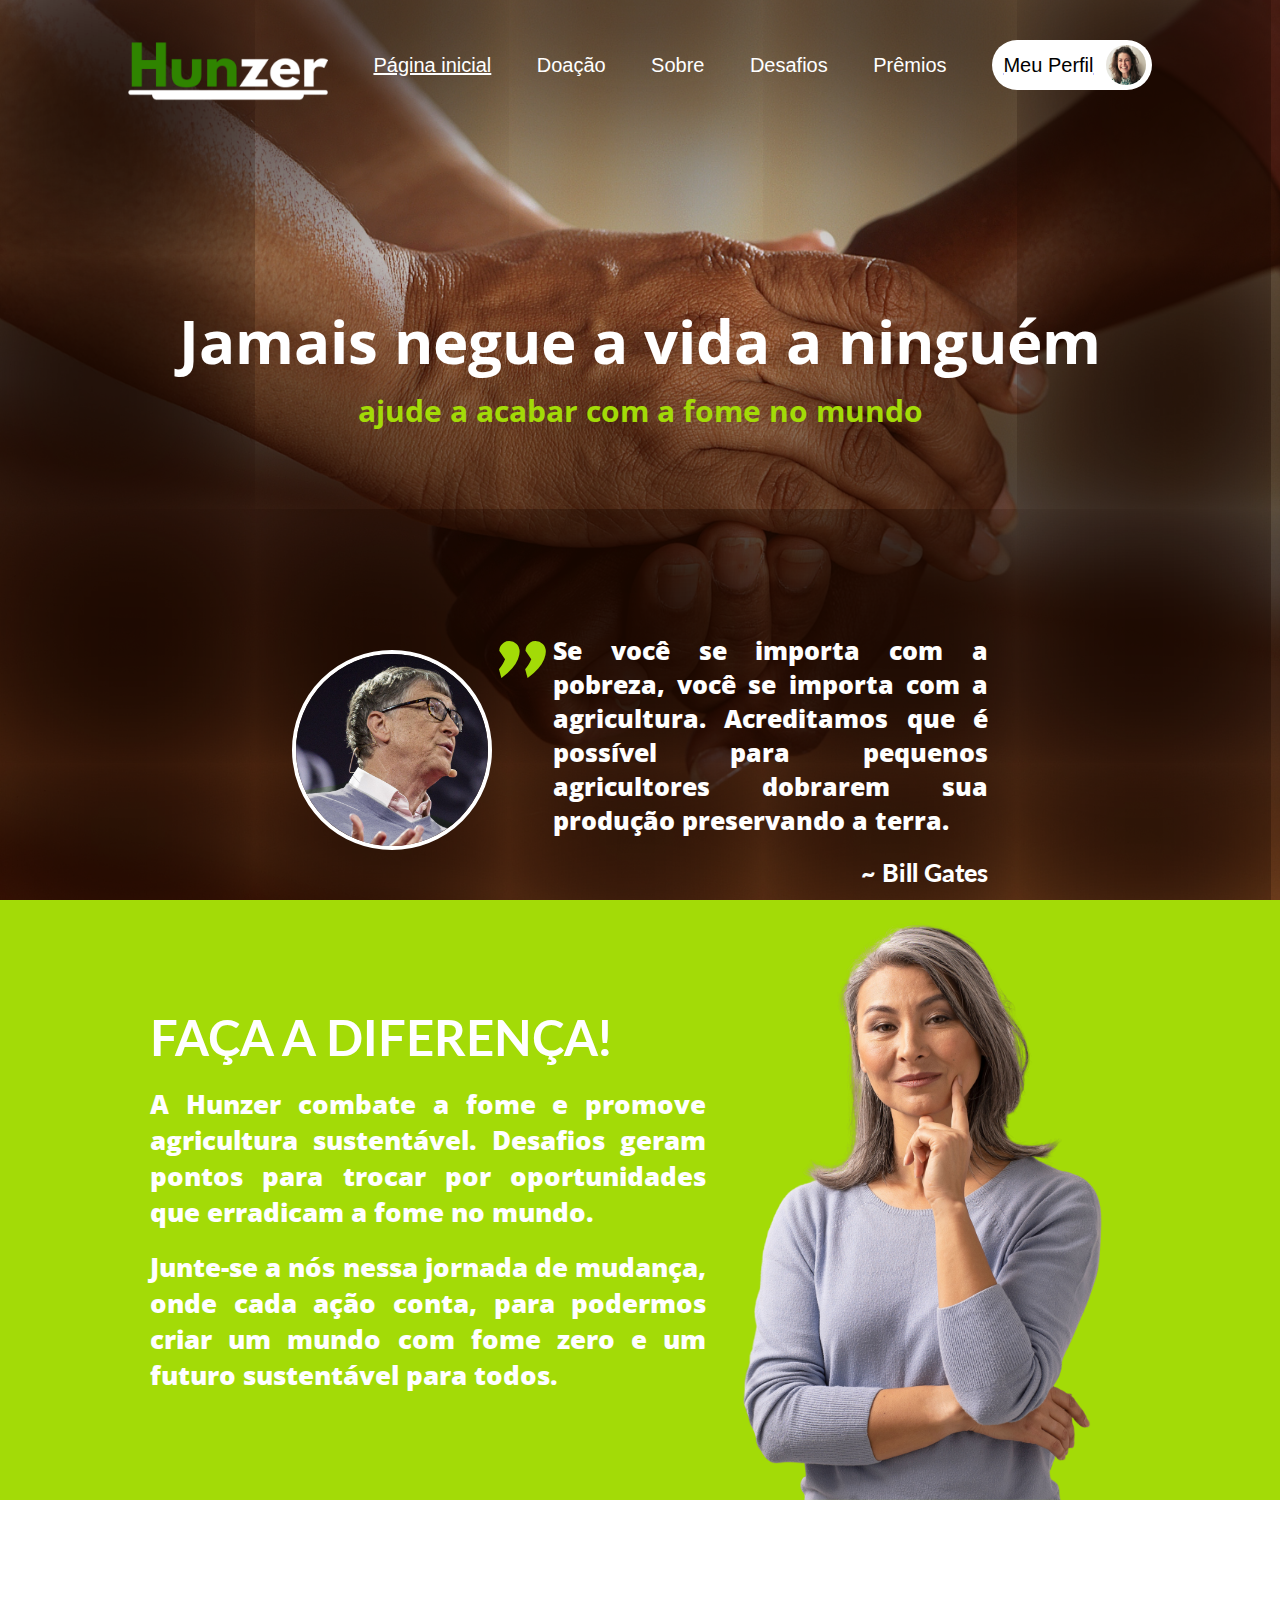
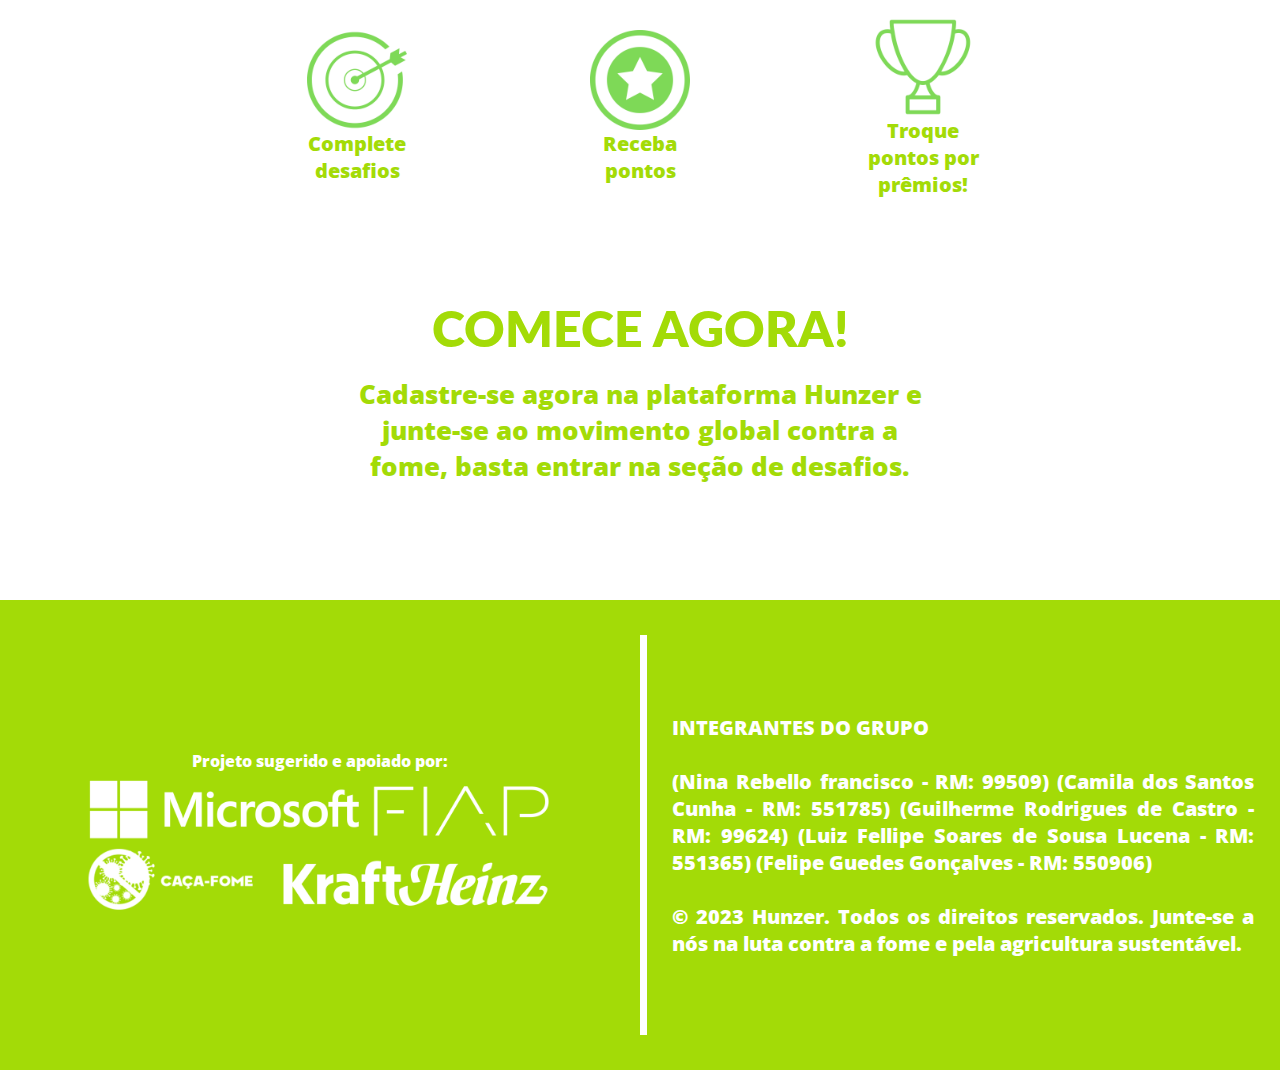
<file: index.html>
<!DOCTYPE html>
<html lang="pt-br">

<head>
    <meta charset="UTF-8">
    <meta http-equiv="X-UA-Compatible" content="IE=edge">
    <meta name="viewport" content="width=device-width, initial-scale=1.0">
    <title>Página Inicial</title>
    <style>
        @import url('https://fonts.googleapis.com/css2?family=Open+Sans:wght@300&display=swap');
        @import url('https://fonts.googleapis.com/css2?family=Secular+One&display=swap');
        @import url('https://fonts.googleapis.com/css2?family=Lato:wght@900&display=swap');
    </style>
    <link rel="stylesheet" href="./css/styleindex.css">
</head>

<body>
    <!-- CABEÇALHO -->
    <div class="banner1">
        <header>
            <a href="./index.html"><button class="button1"><img class="logo" src="./img/logo_hunzer.png" alt=""></button></a>
            <a href="./index.html"><button class="button1">Página inicial</button></a>
            <a href="./html/doacao.html"><button class="button2">Doação</button></a>
            <a href="./html/sobre.html"><button class="button3" >Sobre</button></a> 
            <a href="./html/desafios.html"><button class="button4">Desafios</button></a> 
            <a href="./html/premios.html"><button class="button5">Prêmios</button></a> 
            <a href="./html/perfil.html"><button class="button6">Meu Perfil<img class="signsymbol" src="./img/pessoas/mulherperfil.jpg" alt=""></button></a>  
        </header>

        <!-- TITULO -->

        <h1 class="titulobanner">Jamais negue a vida a ninguém</h1>
        <h2 class="subtitulobanner">ajude a acabar com a fome no mundo</h2>

        <!-- CARTAO BILL -->

        <div class="citacaobill">
            <img class="fotobillgates" src="./img/pessoas/billgates.jpg" alt="bill gates">
            <p class="aspas">"</p>
            <p class="frasebill"> Se você se importa com a pobreza, você se importa com a agricultura. Acreditamos que é
                possível para pequenos agricultores dobrarem sua produção preservando a terra.
                <br>
                <span class="nomebill">~ Bill Gates</span>
            </p>
        </div>
    </div>

    <!-- CARTAO VERDE -->

    <div class="cartaoverde1">
        <div class="texto">
            <h1 class="titulocartaoverde1">FAÇA A DIFERENÇA!</h1>
            <br>
            <p class="pcartaoverde1">A Hunzer combate a fome e promove agricultura sustentável. Desafios geram pontos
                para trocar por oportunidades que erradicam a fome no mundo.</p>
            <br>
            <p class="pcartaoverde1">Junte-se a nós nessa jornada de mudança, onde cada ação conta, para podermos criar
                um mundo com fome zero e um futuro sustentável para todos.</p>
        </div>
        <img class="mulher" src="./img/pessoas/mulher.png" alt="mulher">
    </div>

    <!-- CARTAO BRANCO -->
    <div class="cartaobranco1">
        <div class="tresitens">
            <div class="simboloo"><img class="simboloverde" src="./img/simbolos/alvo.png" alt="alvo">
                <p class="msgverde">Complete desafios</p>
            </div>
            <div class="simboloo"><img class="simboloverde" src="./img/simbolos/estrelinha verde.png" alt="simboloo">
                <p class="msgverde">Receba pontos</p>
            </div>
            <div class="simboloo"><img class="simboloverde" src="./img/simbolos/trofeu.png" alt="trofeu">
                <p class="msgverde">Troque pontos por prêmios!</p>
            </div>
        </div>
        <div class="textoverde1">
            <p class="titulocartaobranco1">Comece Agora!</p>
            <br>
            <p class="pcartaobranco1">Cadastre-se agora na plataforma Hunzer e junte-se ao movimento global contra a fome, basta entrar na seção de desafios.</p>
        </div>
    </div>

    <!-- FOOTER -->
    <footer>
        <div class="empresas">
            <p class="textofooter">Projeto sugerido e apoiado por:</p>
            <img class="imgempresas" src="./img/simbolos/todasempresas.png" alt="logos empresas">
        </div>
        <div class="divisão"></div>
        <div class="textofooterr">
            <p>INTEGRANTES DO GRUPO</p>
            <br>
            <p>(Nina Rebello francisco - RM: 99509)
                (Camila dos Santos Cunha - RM: 551785)
                (Guilherme Rodrigues de Castro - RM: 99624)
                (Luiz Fellipe Soares de Sousa Lucena - RM: 551365)
                (Felipe Guedes Gonçalves - RM: 550906)</p>
            <br>
            <p>© 2023 Hunzer. Todos os direitos reservados. Junte-se a nós na luta contra a fome e pela agricultura
            sustentável.</p>
        </div>
    </footer>
</body>

</html>
</file>
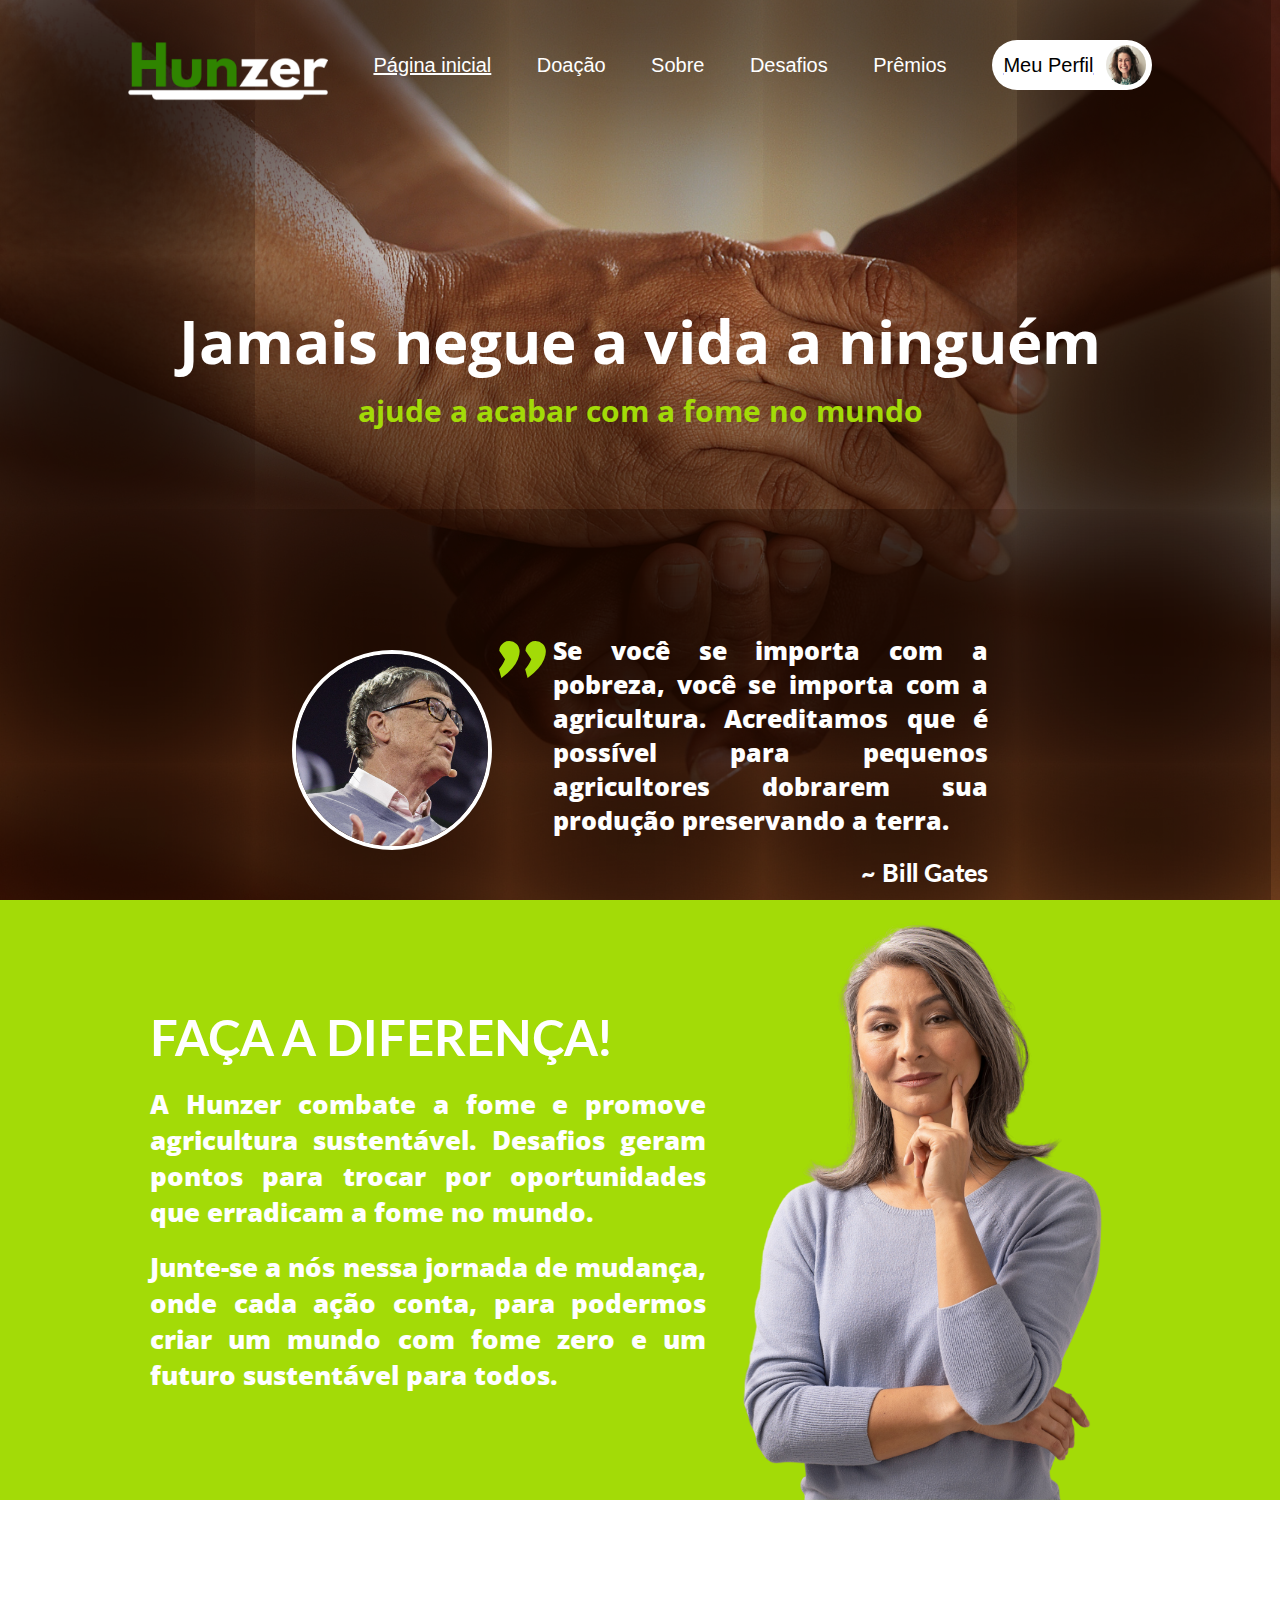
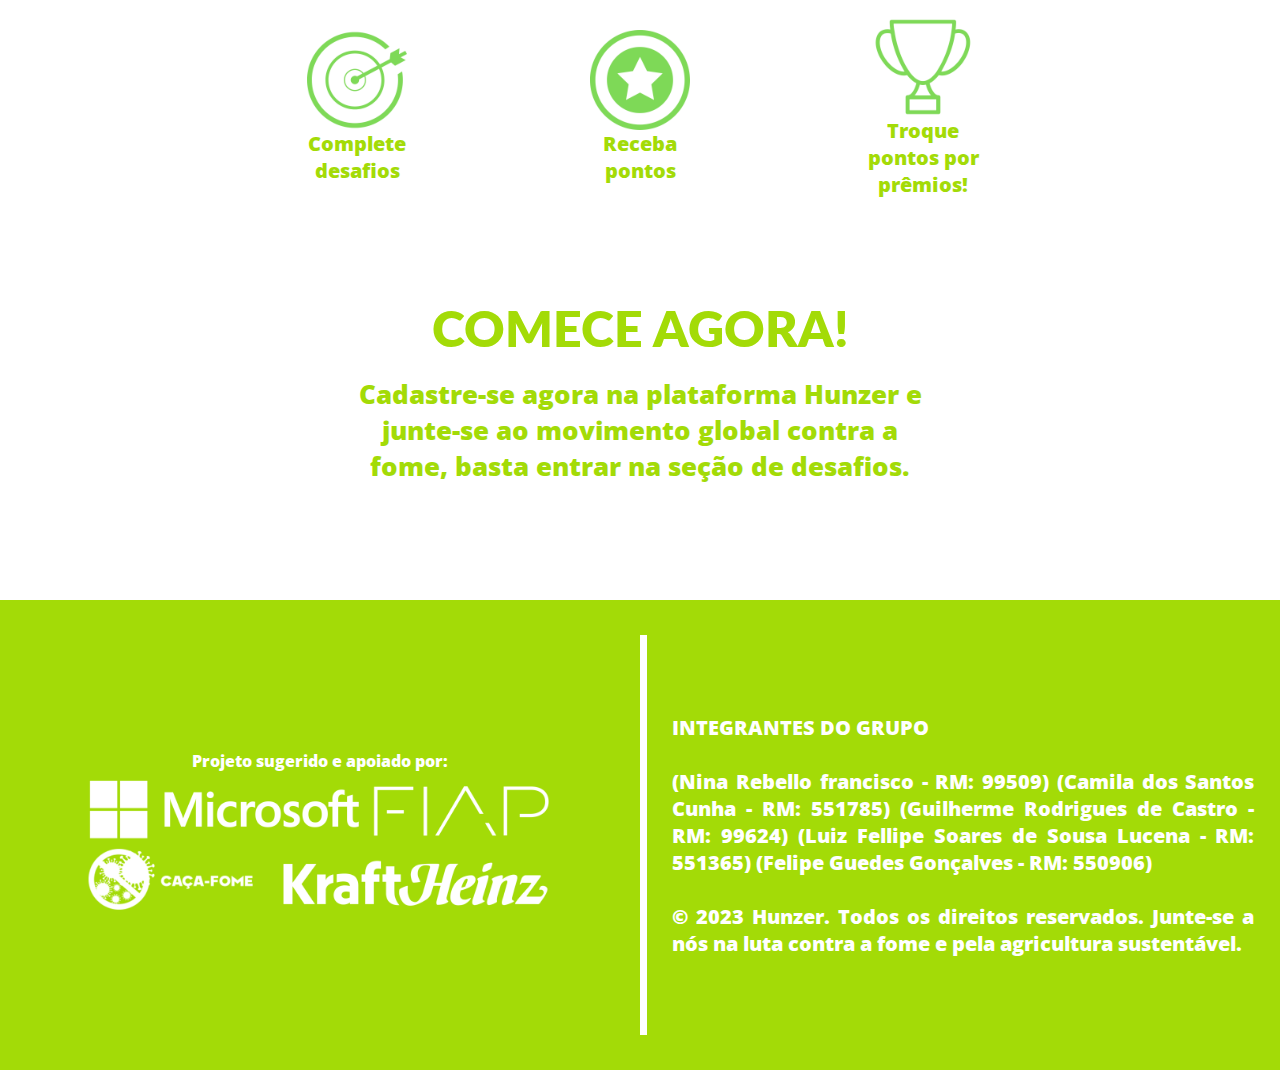
<file: html/index.html>
<!DOCTYPE html>
<html lang="pt-br">

<head>
    <meta charset="UTF-8">
    <meta http-equiv="X-UA-Compatible" content="IE=edge">
    <meta name="viewport" content="width=device-width, initial-scale=1.0">
    <title>Página Inicial</title>
    <style>
        @import url('https://fonts.googleapis.com/css2?family=Open+Sans:wght@300&display=swap');
        @import url('https://fonts.googleapis.com/css2?family=Secular+One&display=swap');
        @import url('https://fonts.googleapis.com/css2?family=Lato:wght@900&display=swap');
    </style>
    <link rel="stylesheet" href="../css/styleindex.css">
</head>

<body>
    <!-- CABEÇALHO -->
    <div class="banner1">
        <header>
            <a href="../html/index.html"><button class="button1"><img class="logo" src="../img/logo_hunzer.png" alt=""></button></a>
            <a href="../html/index.html"><button class="button1">Página inicial</button></a>
            <a href="../html/doacao.html"><button class="button2">Doação</button></a>
            <a href="../html/sobre.html"><button class="button3" >Sobre</button></a> 
            <a href="../html/desafios.html"><button class="button4">Desafios</button></a> 
            <a href="../html/premios.html"><button class="button5">Prêmios</button></a> 
            <a href="../html/perfil.html"><button class="button6">Meu Perfil<img class="signsymbol" src="../img/pessoas/mulherperfil.jpg" alt=""></button></a>  
        </header>

        <!-- TITULO -->

        <h1 class="titulobanner">Jamais negue a vida a ninguém</h1>
        <h2 class="subtitulobanner">ajude a acabar com a fome no mundo</h2>

        <!-- CARTAO BILL -->

        <div class="citacaobill">
            <img class="fotobillgates" src="../img/pessoas/billgates.jpg" alt="bill gates">
            <p class="aspas">"</p>
            <p class="frasebill"> Se você se importa com a pobreza, você se importa com a agricultura. Acreditamos que é
                possível para pequenos agricultores dobrarem sua produção preservando a terra.
                <br>
                <span class="nomebill">~ Bill Gates</span>
            </p>
        </div>
    </div>

    <!-- CARTAO VERDE -->

    <div class="cartaoverde1">
        <div class="texto">
            <h1 class="titulocartaoverde1">FAÇA A DIFERENÇA!</h1>
            <br>
            <p class="pcartaoverde1">A Hunzer combate a fome e promove agricultura sustentável. Desafios geram pontos
                para trocar por oportunidades que erradicam a fome no mundo.</p>
            <br>
            <p class="pcartaoverde1">Junte-se a nós nessa jornada de mudança, onde cada ação conta, para podermos criar
                um mundo com fome zero e um futuro sustentável para todos.</p>
        </div>
        <img class="mulher" src="../img/pessoas/mulher.png" alt="mulher">
    </div>

    <!-- CARTAO BRANCO -->
    <div class="cartaobranco1">
        <div class="tresitens">
            <div class="simboloo"><img class="simboloverde" src="../img/simbolos/alvo.png" alt="alvo">
                <p class="msgverde">Complete desafios</p>
            </div>
            <div class="simboloo"><img class="simboloverde" src="../img/simbolos/estrelinha verde.png" alt="simboloo">
                <p class="msgverde">Receba pontos</p>
            </div>
            <div class="simboloo"><img class="simboloverde" src="../img/simbolos/trofeu.png" alt="trofeu">
                <p class="msgverde">Troque pontos por prêmios!</p>
            </div>
        </div>
        <div class="textoverde1">
            <p class="titulocartaobranco1">Comece Agora!</p>
            <br>
            <p class="pcartaobranco1">Cadastre-se agora na plataforma Hunzer e junte-se ao movimento global contra a fome, basta entrar na seção de desafios.</p>
        </div>
    </div>

    <!-- FOOTER -->
    <footer>
        <div class="empresas">
            <p class="textofooter">Projeto sugerido e apoiado por:</p>
            <img class="imgempresas" src="../img/simbolos/todasempresas.png" alt="logos empresas">
        </div>
        <div class="divisão"></div>
        <div class="textofooterr">
            <p>INTEGRANTES DO GRUPO</p>
            <br>
            <p>(Nina Rebello francisco - RM: 99509)
                (Camila dos Santos Cunha - RM: 551785)
                (Guilherme Rodrigues de Castro - RM: 99624)
                (Luiz Fellipe Soares de Sousa Lucena - RM: 551365)
                (Felipe Guedes Gonçalves - RM: 550906)</p>
            <br>
            <p>© 2023 Hunzer. Todos os direitos reservados. Junte-se a nós na luta contra a fome e pela agricultura
            sustentável.</p>
        </div>
    </footer>
</body>

</html>
</file>
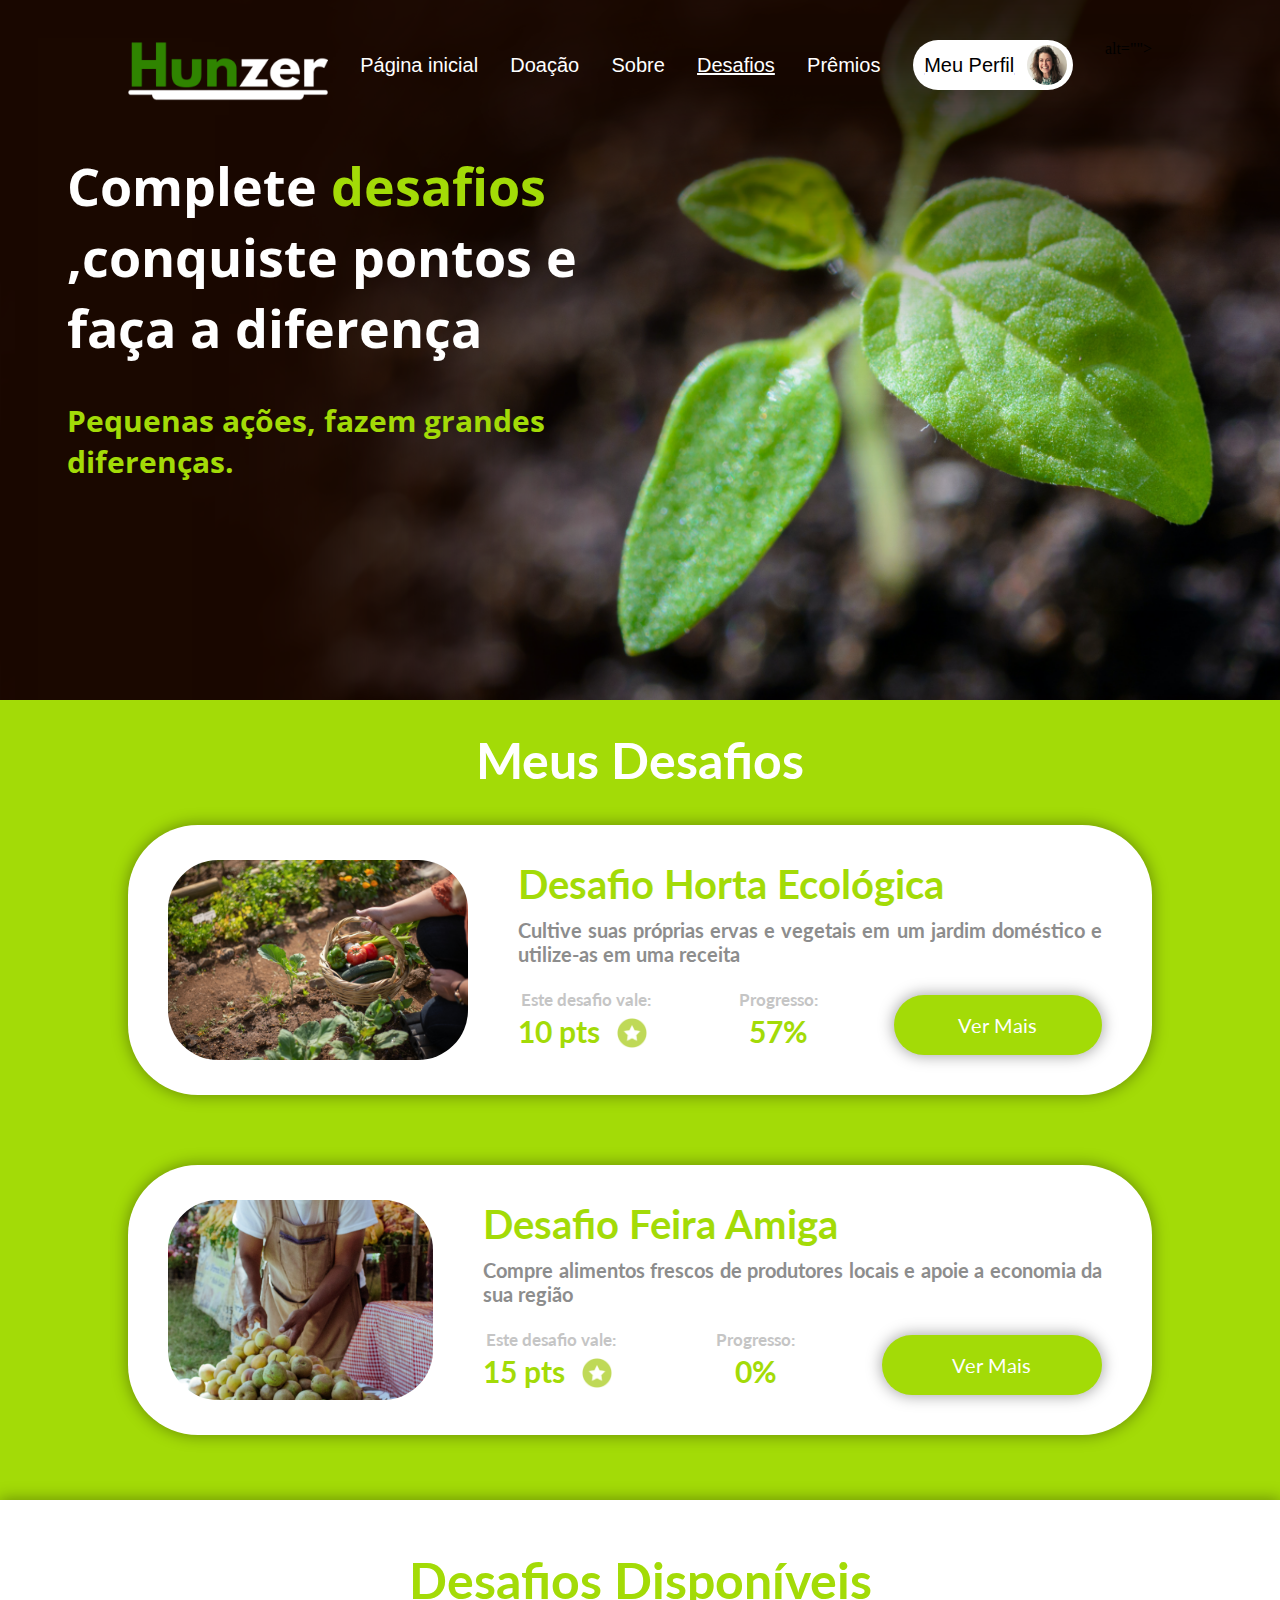
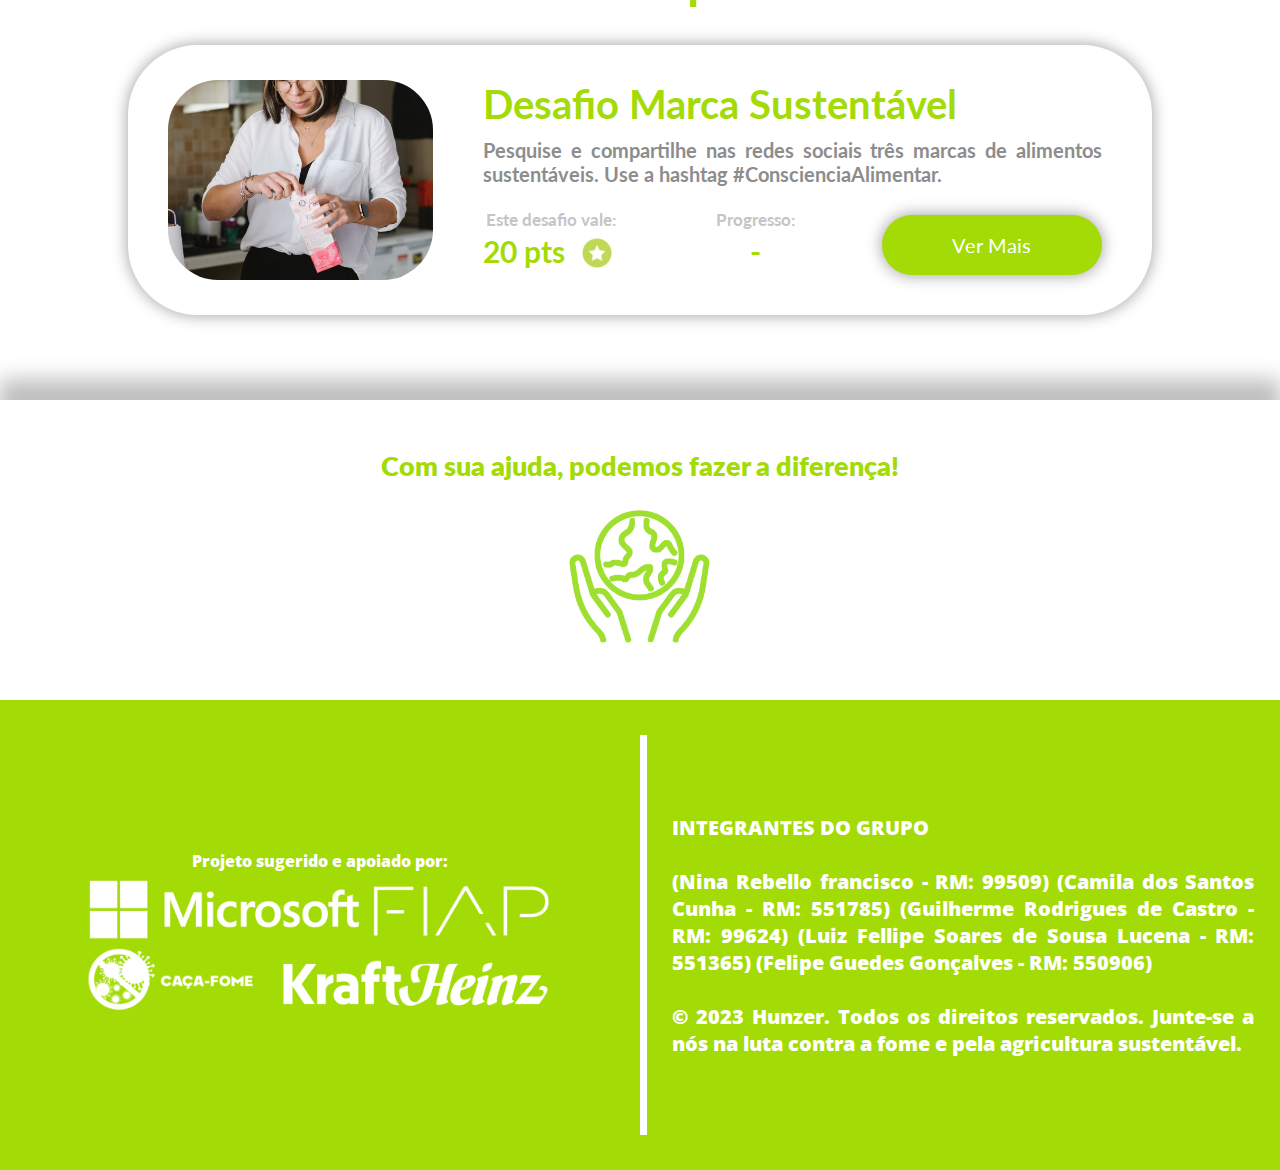
<file: html/desafios.html>
<!DOCTYPE html>
<html lang="pt-br">

<head>
    <meta charset="UTF-8">
    <meta http-equiv="X-UA-Compatible" content="IE=edge">
    <meta name="viewport" content="width=device-width, initial-scale=1.0">
    <title>Desafios</title>
    <style>
        @import url('https://fonts.googleapis.com/css2?family=Open+Sans:wght@300&display=swap');
        @import url('https://fonts.googleapis.com/css2?family=Secular+One&display=swap');
        @import url('https://fonts.googleapis.com/css2?family=Lato:wght@900&display=swap');
    </style>
    <link rel="stylesheet" href="../css/styledesafios.css">
</head>

<body>
    <!-- CABEÇALHO -->
    <div class="banner1">
        <header>
            <a href="../index.html"><button class="button1"><img class="logo" src="../img/logo_hunzer.png" alt=""></button></a>
            <a href="../index.html"><button class="button1">Página inicial</button></a>
            <a href="../html/doacao.html"><button class="button2">Doação</button></a>
            <a href="../html/sobre.html"><button class="button3" >Sobre</button></a> 
            <a href="../html/desafios.html"><button class="button4">Desafios</button></a> 
            <a href="../html/premios.html"><button class="button5">Prêmios</button></a> 
            <a href="../html/perfil.html"><button class="button6">Meu Perfil<img class="signsymbol" src="../img/pessoas/mulherperfil.jpg" alt=""></button></a>  
                    alt=""></button></a> 
        </header>

        <!-- TITULO -->

        <h1 class="titulobanner">Complete<span class="verde"> desafios </span>,conquiste pontos e faça a diferença</h1>
        <h2 class="subtitulobanner">Pequenas ações, fazem grandes diferenças.</h2>
    </div>

    <!-- TUDO -->
    <div id="all">
        <!-- FAIXA -->
        <div class="faixaverde">
            <h1 class="titulod">Meus Desafios</h1>
            <div class="desafio d1">
                <img class="imgdesafio" src="../img/desafioss/pexels-kampus-production-7658822.jpg" alt="">
                <div class="informacoes">
                    <h1>Desafio Horta Ecológica</h1>
                    <p class="desc">Cultive suas próprias ervas e vegetais em um jardim doméstico e utilize-as em uma receita</p>
                    <div class="infoverde">
                        <div class="preco"> <p class="textocinza">Este desafio vale:</p>10 pts <img  class="moeda" src="../img/simbolos/green coin.png" alt="moeda"></div>

                        <div class="progresso"> <p class="textocinza">Progresso:</p>57%</div>

                        <button class="vermais">Ver Mais</button>
                    </div>
                </div>
            </div>

            <div class="desafio d2">
                <img class="imgdesafio" src="../img/desafioss/pexels-marco-carmona-8725256.jpg" alt="">
                <div class="informacoes">
                    <h1>Desafio Feira Amiga</h1>
                    <p class="desc">Compre alimentos frescos de produtores locais e apoie a economia da sua região</p>
                    <div class="infoverde">
                        <div class="preco"> <p class="textocinza">Este desafio vale:</p>15 pts <img  class="moeda" src="../img/simbolos/green coin.png" alt="moeda"></div>

                        <div class="progresso"> <p class="textocinza">Progresso:</p>0%</div>

                        <button class="vermais">Ver Mais</button>
                    </div>
                </div>
            </div>
        </div>
        <div class="faixabranca">
            <h1 class="titulod">Desafios Disponíveis</h1>
            <div class="desafio d3">
                <img class="imgdesafio" src="../img/desafioss/pexels-meruyert-gonullu-6589147.jpg" alt="">
                <div class="informacoes">
                    <h1>Desafio Marca Sustentável</h1>
                    <p class="desc">Pesquise e compartilhe nas redes sociais três marcas de alimentos sustentáveis. Use a hashtag #ConscienciaAlimentar.</p>
                    <div class="infoverde">
                        <div class="preco"> <p class="textocinza">Este desafio vale:</p>20 pts <img  class="moeda" src="../img/simbolos/green coin.png" alt="moeda"></div>
    
                        <div class="progresso"> <p class="textocinza">Progresso:</p>-</div>
    
                        <button class="vermais">Ver Mais</button>
                    </div>
                </div>
            </div>

        </div>
        <div class="faixabranca f2">
            <div class="msgbonita">
                <p class="texto texto1">Com sua ajuda, podemos fazer a diferença!</p>
                <img class="simbolobranco" src="../img/simbolos/segurando mundo.png" alt="">
            </div>
        </div>
    </div>
    <!-- FOOTER -->
    <footer>
        <div class="empresas">
            <p class="textofooter">Projeto sugerido e apoiado por:</p>
            <img class="imgempresas" src="../img/simbolos/todasempresas.png" alt="logos empresas">
        </div>
        <div class="divisão"></div>
        <div class="textofooterr">
            <p>INTEGRANTES DO GRUPO</p>
            <br>
            <p>(Nina Rebello francisco - RM: 99509)
                (Camila dos Santos Cunha - RM: 551785)
                (Guilherme Rodrigues de Castro - RM: 99624)
                (Luiz Fellipe Soares de Sousa Lucena - RM: 551365)
                (Felipe Guedes Gonçalves - RM: 550906)</p>
            <br>
            <p>© 2023 Hunzer. Todos os direitos reservados. Junte-se a nós na luta contra a fome e pela agricultura
            sustentável.</p>
        </div>
    </footer>
</body>
</file>
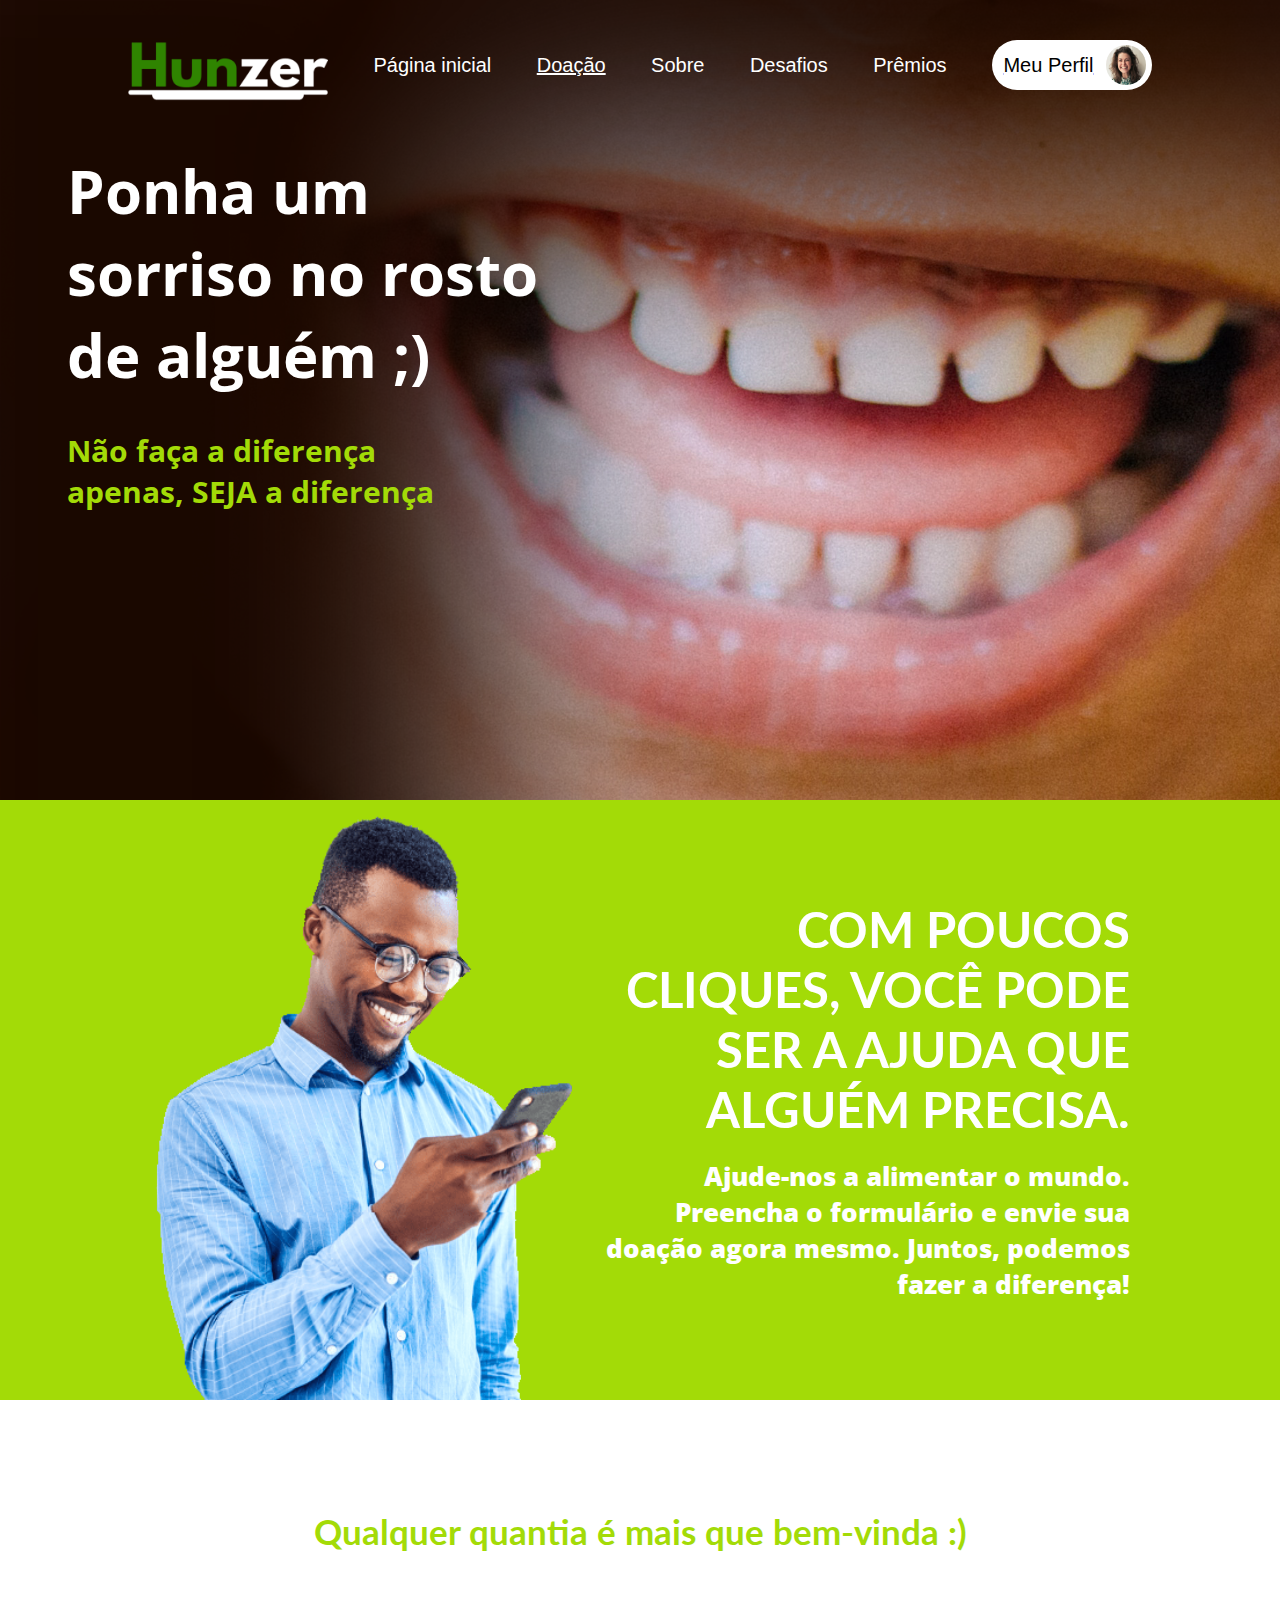
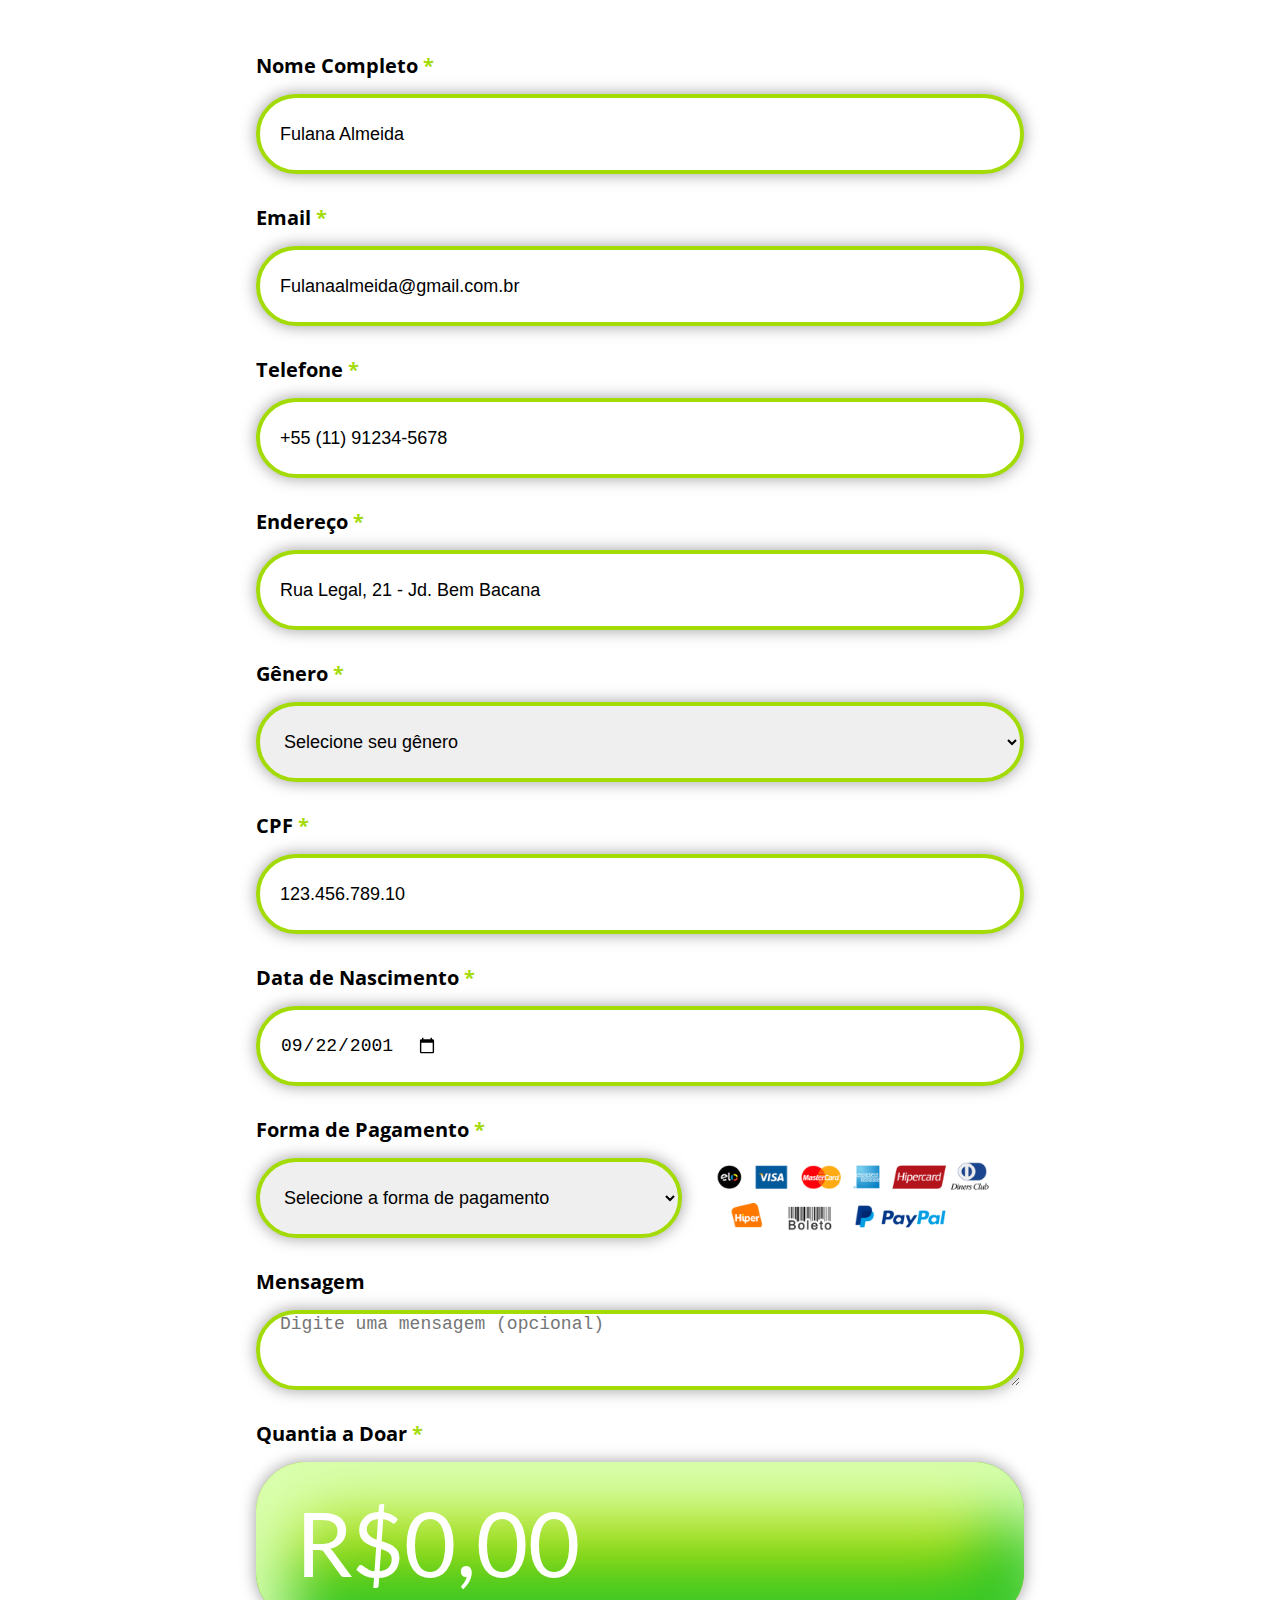
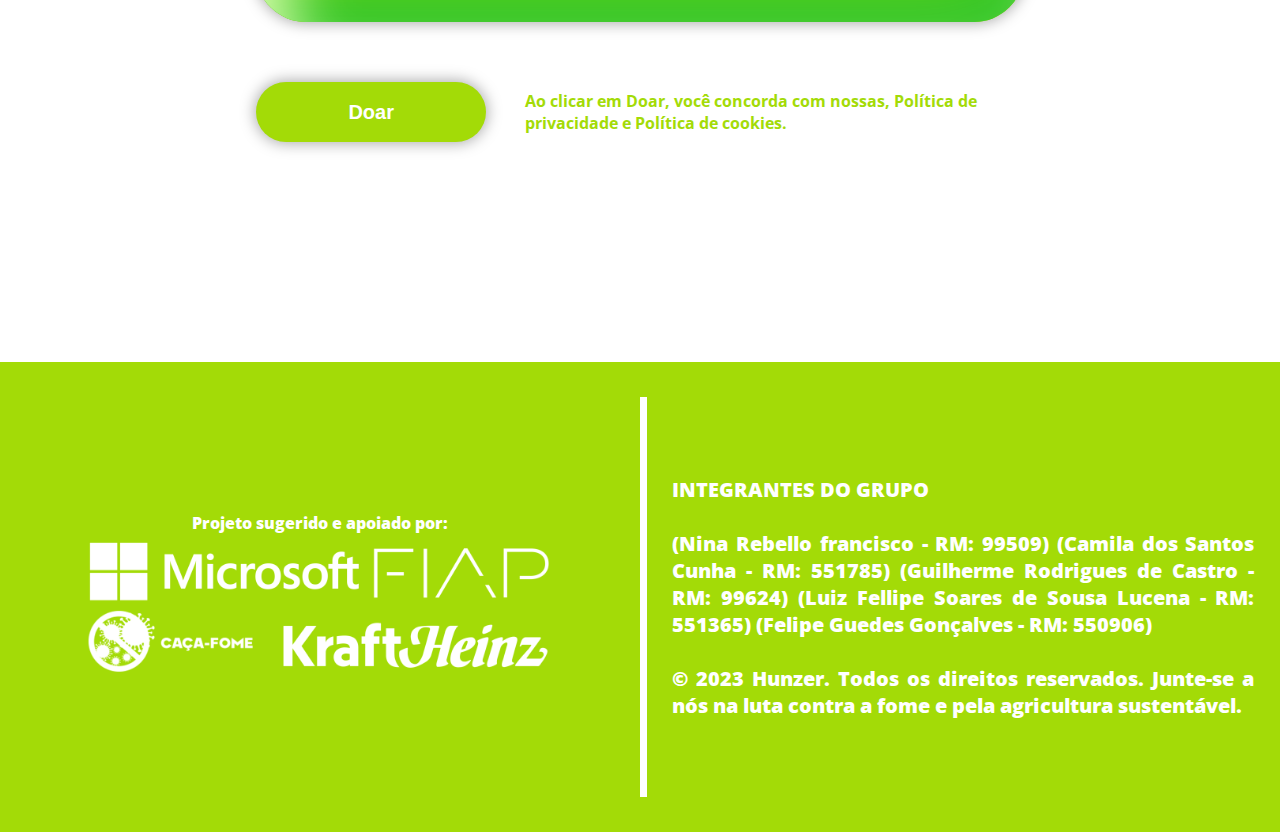
<file: html/doacao.html>
<!DOCTYPE html>
<html lang="pt-br">

<head>
    <meta charset="UTF-8">
    <meta http-equiv="X-UA-Compatible" content="IE=edge">
    <meta name="viewport" content="width=device-width, initial-scale=1.0">
    <title>Doações</title>
    <style>
        @import url('https://fonts.googleapis.com/css2?family=Open+Sans:wght@300&display=swap');
        @import url('https://fonts.googleapis.com/css2?family=Secular+One&display=swap');
        @import url('https://fonts.googleapis.com/css2?family=Lato:wght@900&display=swap');
    </style>
    <link rel="stylesheet" href="../css/styledoacao.css">
</head>

<body>
    <script src="../js/scriptdoacao.js"></script>
    <!-- CABEÇALHO -->
    <div class="banner1">
        <header>
            <a href="../index.html"><button class="button1"><img class="logo" src="../img/logo_hunzer.png" alt=""></button></a>
            <a href="../index.html"><button class="button1">Página inicial</button></a>
            <a href="../html/doacao.html"><button class="button2">Doação</button></a>
            <a href="../html/sobre.html"><button class="button3" >Sobre</button></a> 
            <a href="../html/desafios.html"><button class="button4">Desafios</button></a> 
            <a href="../html/premios.html"><button class="button5">Prêmios</button></a> 
            <a href="../html/perfil.html"><button class="button6">Meu Perfil<img class="signsymbol" src="../img/pessoas/mulherperfil.jpg" alt=""></button></a>  
        </header>

        <!-- TITULO -->

        <h1 class="titulobanner">Ponha um sorriso no rosto de alguém ;)</h1>
        <h2 class="subtitulobanner">Não faça a diferença apenas, SEJA a diferença</h2>
    </div>

    <!-- CARTAO VERDE -->

    <div class="cartaoverde1">
        <div class="texto">
            <h1 class="titulocartaoverde1">COM POUCOS CLIQUES, VOCÊ PODE SER A AJUDA QUE ALGUÉM PRECISA.</h1>
            <br>
            <p class="pcartaoverde1">Ajude-nos a alimentar o mundo. Preencha o formulário e envie sua doação agora
                mesmo. Juntos, podemos fazer a diferença!</p>
        </div>
        <img class="homem" src="../img/pessoas/homem.png" alt="homem">
    </div>



    <!-- FORMULARIO DOACAO -->
    
    <form>
        <h1 class="msgt">Qualquer quantia é mais que bem-vinda :)</h1>

        <div class="bloco">
            <h2 class="descricao">Nome Completo<span class="asterisco">&nbsp;*</span></h2>
            <input class="campo" type="text" value="Fulana Almeida">
        </div>

        <div class="bloco">
            <h2 class="descricao">Email<span class="asterisco">&nbsp;*</span></h2>
            <input class="campo" type="email" value="Fulanaalmeida@gmail.com.br">
        </div>

        <div class="bloco">
            <h2 class="descricao">Telefone<span class="asterisco">&nbsp;*</span></h2>
            <input class="campo" type="tel" value="+55 (11) 91234-5678">
        </div>

        <div class="bloco">
            <h2 class="descricao">Endereço<span class="asterisco">&nbsp;*</span></h2>
            <input class="campo" type="text" value="Rua Legal, 21 - Jd. Bem Bacana">
        </div>

        <div class="bloco">
            <h2 class="descricao">Gênero<span class="asterisco">&nbsp;*</span></h2>
            <select class="campo" required>
                <option value="" disabled selected>Selecione seu gênero</option>
                <option value="feminino">Feminino</option>
                <option value="masculino">Masculino</option>
                <option value="outro">Outro</option>
                <option value="nao_dizer">Prefiro não dizer</option>
            </select>
        </div>

        <div class="bloco">
            <h2 class="descricao">CPF<span class="asterisco">&nbsp;*</span></h2>
            <input class="campo" type="text" value="123.456.789.10">
        </div>

        <div class="bloco">
            <h2 class="descricao">Data de Nascimento<span class="asterisco">&nbsp;*</span></h2>
            <input class="campo" type="date" value="2001-09-22">
        </div>

        <div class="bloco">
            <h2 class="descricao">Forma de Pagamento<span class="asterisco">&nbsp;*</span></h2>
            <div class="paga">
                <select class="campo pag" required>
                    <option value="" disabled selected>Selecione a forma de pagamento</option>
                    <option value="cartao">Cartão de Crédito</option>
                    <option value="boleto">Boleto Bancário</option>
                    <option value="transferencia">Transferência Bancária</option>
                </select>
                <img class="bandeiras" src="../img/simbolos/bandeiras.png" alt="">
            </div>
        </div>

        <div class="bloco">
            <h2 class="descricao">Mensagem</h2>
            <textarea id="input-field" class="campo" placeholder="Digite uma mensagem (opcional)"
                maxlength="1000"></textarea>
        </div>

        <div class="bloco">
            <h2 class="descricao">Quantia a Doar<span class="asterisco">&nbsp;*</span></h2>
            <div class="campo-dinheiro">R$
                <input class="valor" required type="text" placeholder="0,00" maxlength="20" oninput="formatarValor(this)">
            </div>
        </div>

        <div class="confirmar">
            <button class="confirmard" type="submit">Doar</button>
            <p class="ctz">Ao clicar em Doar, você concorda com nossas, Política de privacidade e Política de cookies.
            </p>
        </div>

    </form>
    <!-- FOOTER -->
    <footer>
        <div class="empresas">
            <p class="textofooter">Projeto sugerido e apoiado por:</p>
            <img class="imgempresas" src="../img/simbolos/todasempresas.png" alt="logos empresas">
        </div>
        <div class="divisão"></div>
        <div class="textofooterr">
            <p>INTEGRANTES DO GRUPO</p>
            <br>
            <p>(Nina Rebello francisco - RM: 99509)
                (Camila dos Santos Cunha - RM: 551785)
                (Guilherme Rodrigues de Castro - RM: 99624)
                (Luiz Fellipe Soares de Sousa Lucena - RM: 551365)
                (Felipe Guedes Gonçalves - RM: 550906)</p>
            <br>
            <p>© 2023 Hunzer. Todos os direitos reservados. Junte-se a nós na luta contra a fome e pela agricultura
                sustentável.</p>
        </div>
    </footer>
</body>

</html>
</file>
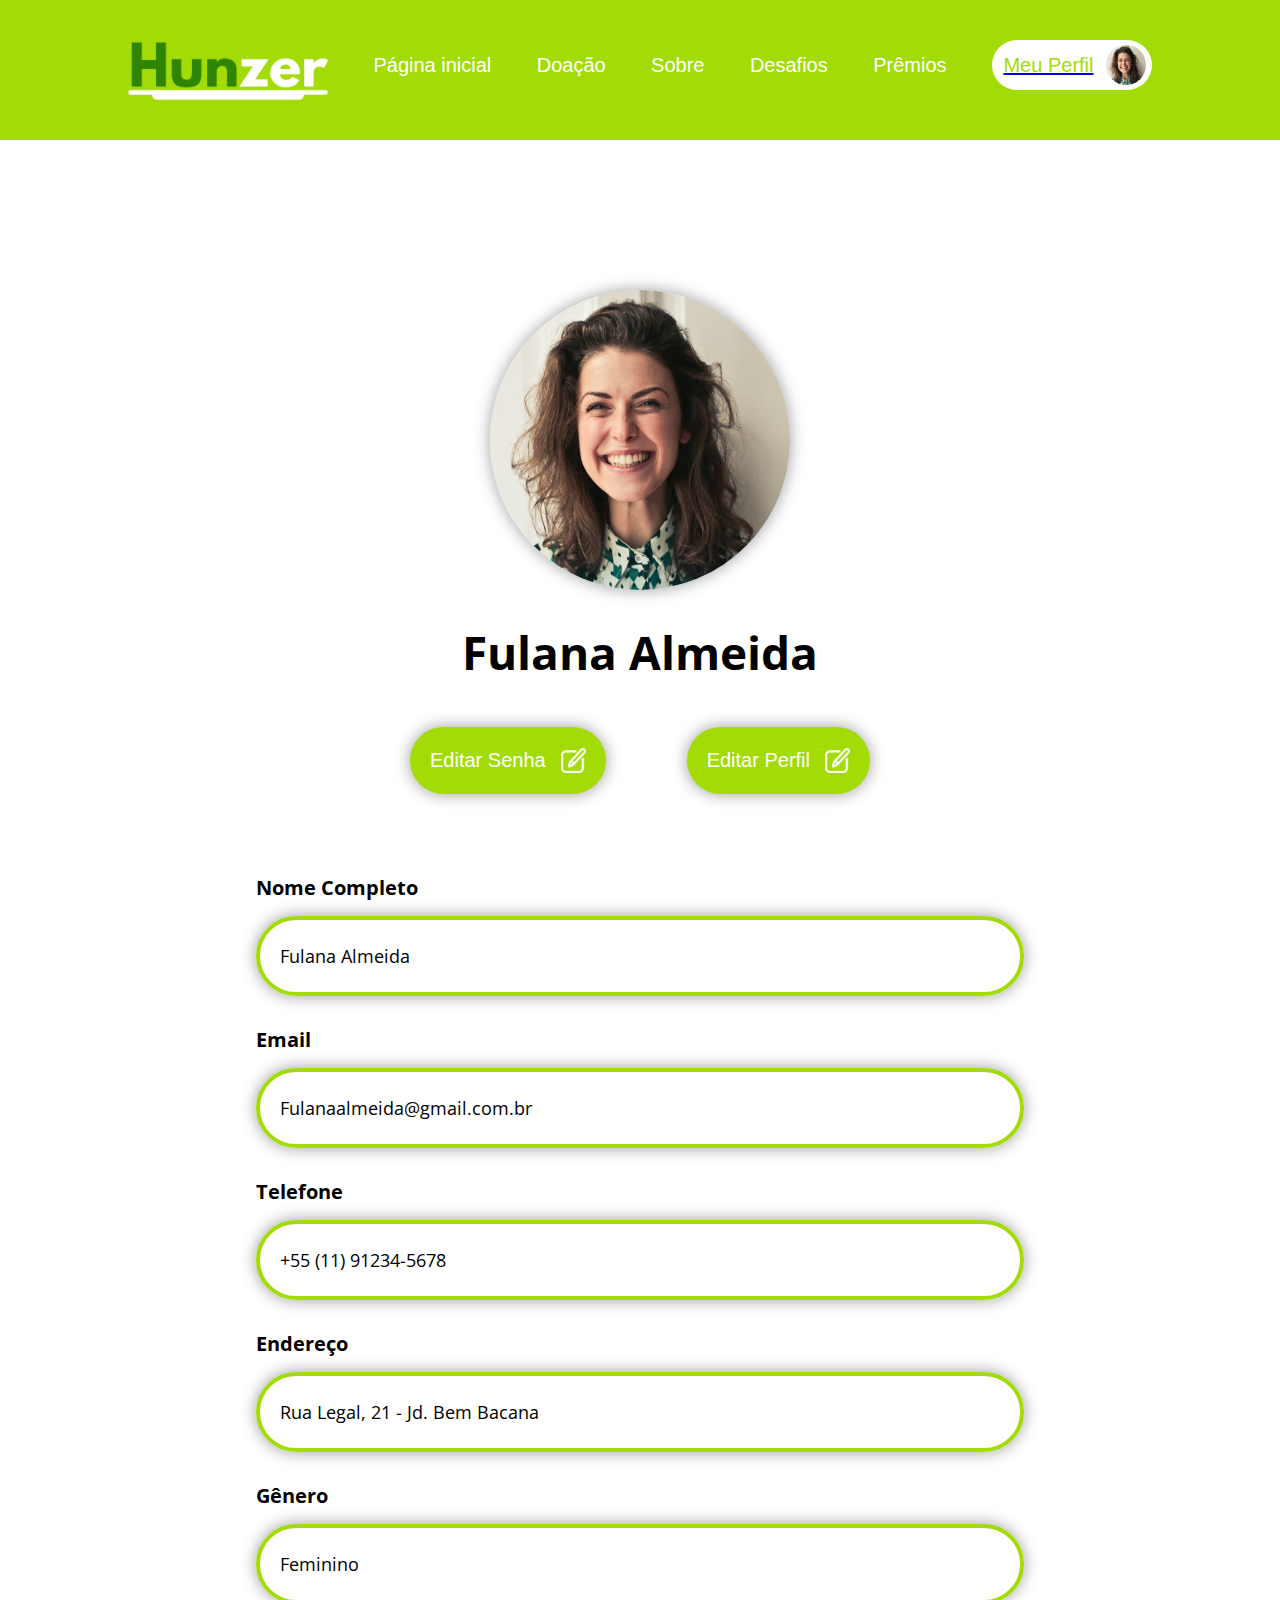
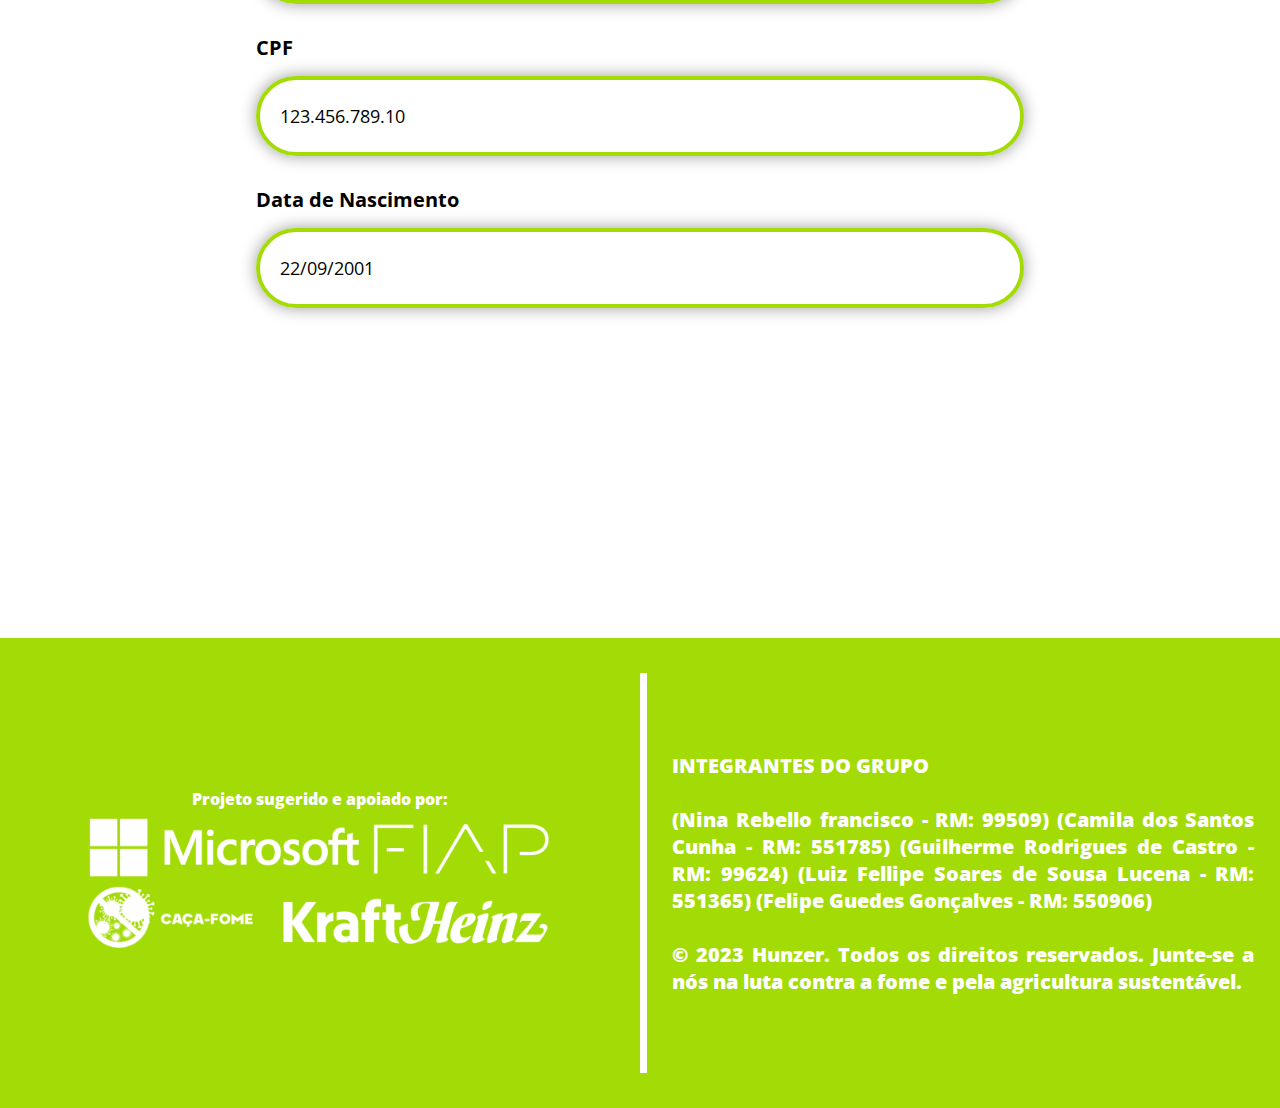
<file: html/perfil.html>
<!DOCTYPE html>
<html lang="pt-br">

<head>
    <meta charset="UTF-8">
    <meta http-equiv="X-UA-Compatible" content="IE=edge">
    <meta name="viewport" content="width=device-width, initial-scale=1.0">
    <title>Perfil</title>
    <style>
        @import url('https://fonts.googleapis.com/css2?family=Open+Sans:wght@300&display=swap');
        @import url('https://fonts.googleapis.com/css2?family=Secular+One&display=swap');
        @import url('https://fonts.googleapis.com/css2?family=Lato:wght@900&display=swap');
    </style>
    <link rel="stylesheet" href="../css/styleperfil.css">
</head>

<body>
    <!-- CABEÇALHO -->
    <div class="banner1">
        <header>
            <a href="../index.html"><button class="button1"><img class="logo" src="../img/logo_hunzer.png" alt=""></button></a>
            <a href="../index.html"><button class="button1">Página inicial</button></a>
            <a href="../html/doacao.html"><button class="button2">Doação</button></a>
            <a href="../html/sobre.html"><button class="button3" >Sobre</button></a> 
            <a href="../html/desafios.html"><button class="button4">Desafios</button></a> 
            <a href="../html/premios.html"><button class="button5">Prêmios</button></a> 
            <a href="../html/perfil.html"><button class="button6">Meu Perfil<img class="signsymbol" src="../img/pessoas/mulherperfil.jpg" alt=""></button></a>  
        </header>
    </div>

    <div class="all">
        <!-- FOTO E EDIT -->
        <div><img class="fotoperfil" src="../img/pessoas/mulherperfil.jpg" alt="foto de perfil"></div>
        <h1 class="nome">Fulana Almeida</h1>

        <div class="botaoedit">
            <button class="botao editarsenha">Editar Senha <img id="editar1" src="../img/icones/84380.png"
                    alt="editar"></button>
            <button class="botao editarperfil">Editar Perfil <img id="editar2" src="../img/icones/84380.png"
                    alt="editar"></button>
        </div>

        <!-- CAMPOS -->
        <div class="bloco">
            <h2 class="descricao">Nome Completo</h2>
            <div class="campo">Fulana Almeida</div>
        </div>

        <div class="bloco">
            <h2 class="descricao">Email</h2>
            <div class="campo">Fulanaalmeida@gmail.com.br</div>
        </div>

        <div class="bloco">
            <h2 class="descricao">Telefone</h2>
            <div class="campo">+55 (11) 91234-5678</div>
        </div>

        <div class="bloco">
            <h2 class="descricao">Endereço</h2>
            <div class="campo"> Rua Legal, 21 - Jd. Bem Bacana</div>
        </div>

        <div class="bloco">
            <h2 class="descricao">Gênero</h2>
            <div class="campo">Feminino</div>
        </div>

        <div class="bloco">
            <h2 class="descricao">CPF</h2>
            <div class="campo">123.456.789.10</div>
        </div>

        <div class="bloco">
            <h2 class="descricao">Data de Nascimento</h2>
            <div class="campo">22/09/2001</div>
        </div>

    </div>

    <!-- FOOTER -->
    <footer>
        <div class="empresas">
            <p class="textofooter">Projeto sugerido e apoiado por:</p>
            <img class="imgempresas" src="../img/simbolos/todasempresas.png" alt="logos empresas">
        </div>
        <div class="divisão"></div>
        <div class="textofooterr">
            <p>INTEGRANTES DO GRUPO</p>
            <br>
            <p>(Nina Rebello francisco - RM: 99509)
                (Camila dos Santos Cunha - RM: 551785)
                (Guilherme Rodrigues de Castro - RM: 99624)
                (Luiz Fellipe Soares de Sousa Lucena - RM: 551365)
                (Felipe Guedes Gonçalves - RM: 550906)</p>
            <br>
            <p>© 2023 Hunzer. Todos os direitos reservados. Junte-se a nós na luta contra a fome e pela agricultura
            sustentável.</p>
        </div>
    </footer>

</body>
</file>
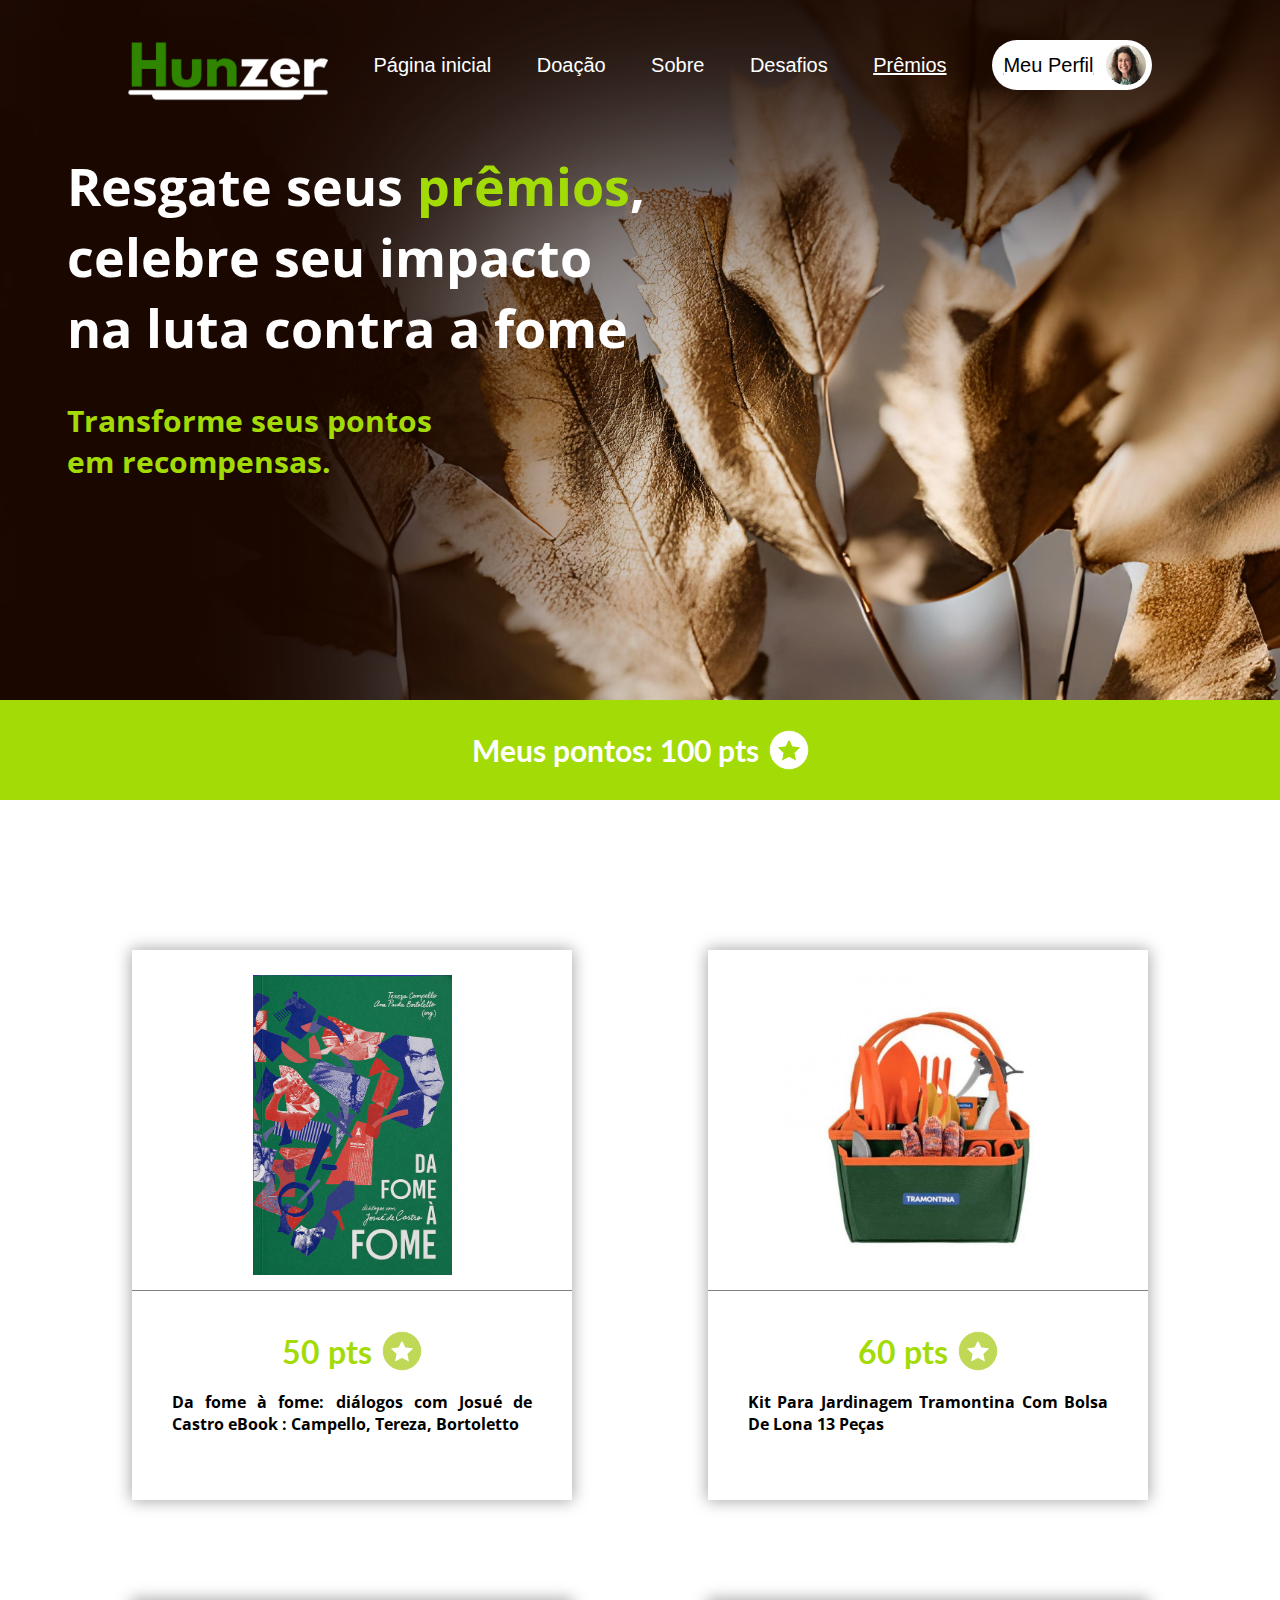
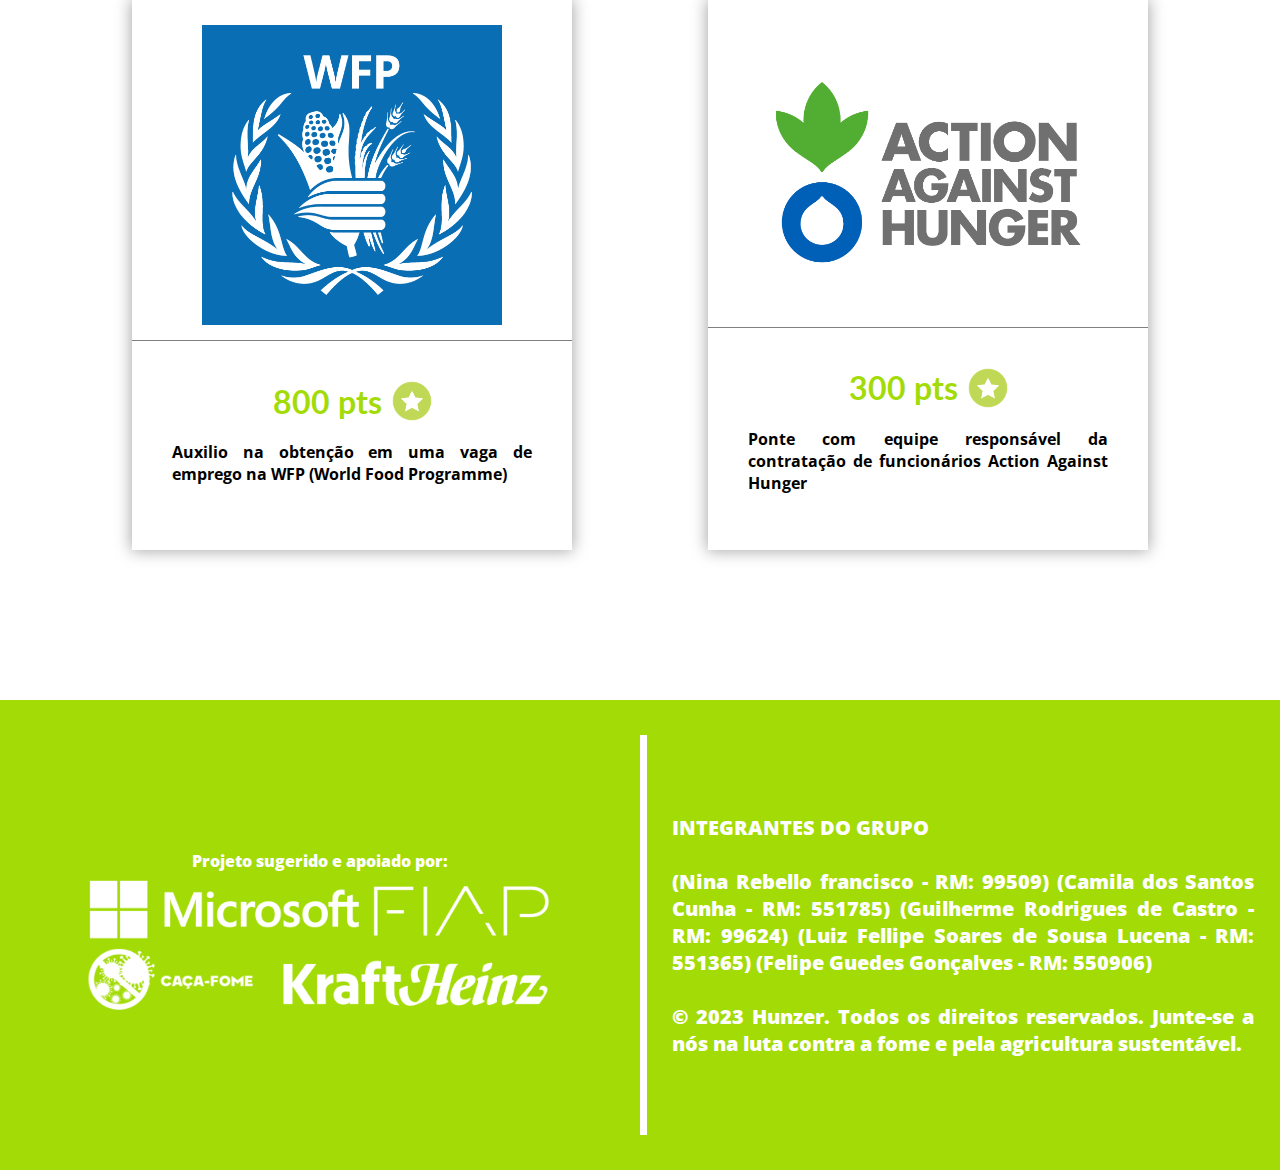
<file: html/premios.html>
<!DOCTYPE html>
<html lang="pt-br">

<head>
    <meta charset="UTF-8">
    <meta http-equiv="X-UA-Compatible" content="IE=edge">
    <meta name="viewport" content="width=device-width, initial-scale=1.0">
    <title>Prêmios</title>
    <style>
        @import url('https://fonts.googleapis.com/css2?family=Open+Sans:wght@300&display=swap');
        @import url('https://fonts.googleapis.com/css2?family=Secular+One&display=swap');
        @import url('https://fonts.googleapis.com/css2?family=Lato:wght@900&display=swap');
    </style>
    <link rel="stylesheet" href="../css/stylepremios.css">
</head>

<body>
    <!-- CABEÇALHO -->
    <div class="banner1">
        <header>
            <a href="../index.html"><button class="button1"><img class="logo" src="../img/logo_hunzer.png" alt=""></button></a>
            <a href="../index.html"><button class="button1">Página inicial</button></a>
            <a href="../html/doacao.html"><button class="button2">Doação</button></a>
            <a href="../html/sobre.html"><button class="button3" >Sobre</button></a> 
            <a href="../html/desafios.html"><button class="button4">Desafios</button></a> 
            <a href="../html/premios.html"><button class="button5">Prêmios</button></a> 
            <a href="../html/perfil.html"><button class="button6">Meu Perfil<img class="signsymbol" src="../img/pessoas/mulherperfil.jpg" alt=""></button></a>  
        </header>

        <!-- TITULO -->

        <h1 class="titulobanner">Resgate seus <span class="verde">prêmios</span>, celebre seu impacto na luta contra a fome</h1>
        <h2 class="subtitulobanner">Transforme seus pontos em recompensas.</h2>
    </div>

    <!-- TUDO -->
    <div id="all">
        <!-- FAIXA -->
        <div class="faixaverde">
            Meus pontos: 100 pts
            <img class="moeda" src="../img/simbolos/white coin.png" alt="moeda branca">
        </div>
        <!-- PRODUTOS -->
        <div id="produtos">
            <div class="produto">
                <img class="imgproduto imgproduto1" src="../img/produtos/da fome a fome.jpg" alt="livro da fome a fome">
                <div class="textin">
                    <h1 class="preco"> 50 pts <img class="moeda" src="../img/simbolos/green coin.png" alt="moeda verde"></h1>
                    <p class="sobreproduto">Da fome à fome: diálogos com Josué de Castro eBook : Campello, Tereza, Bortoletto</p>
                </div>
            </div>

            <div class="produto">
                <img class="imgproduto imgproduto2" src="../img/produtos/kit tramontina.jpg" alt="kit de jardinajem tramontina">
                <div class="textin">
                    <h1 class="preco"> 60 pts <img class="moeda" src="../img/simbolos/green coin.png" alt="moeda verde"></h1>
                    <p class="sobreproduto">Kit Para Jardinagem Tramontina Com Bolsa De Lona 13 Peças</p>
                </div>
            </div>

            <div class="produto">
                <img class="imgproduto imgproduto3" src="../img/produtos/wfp.png" alt="wfp">
                <div class="textin">
                    <h1 class="preco"> 800 pts <img class="moeda" src="../img/simbolos/green coin.png" alt="moeda verde"></h1>
                    <p class="sobreproduto">Auxilio na obtenção em  uma vaga de emprego na WFP (World Food Programme)</p>
                </div>
            </div>

            <div class="produto">
                <img class="imgproduto imgproduto4" src="../img/produtos/action against hunger.png" alt="action against hunger">
                <div class="textin">
                    <h1 class="preco"> 300 pts <img class="moeda" src="../img/simbolos/green coin.png" alt="moeda verde"></h1>
                    <p class="sobreproduto">Ponte com equipe responsável da contratação de funcionários Action Against Hunger</p>
                </div>
            </div>
        </div>
    </div>
        <!-- FOOTER -->
        <footer>
            <div class="empresas">
                <p class="textofooter">Projeto sugerido e apoiado por:</p>
                <img class="imgempresas" src="../img/simbolos/todasempresas.png" alt="logos empresas">
            </div>
            <div class="divisão"></div>
            <div class="textofooterr">
                <p>INTEGRANTES DO GRUPO</p>
                <br>
                <p>(Nina Rebello francisco - RM: 99509)
                    (Camila dos Santos Cunha - RM: 551785)
                    (Guilherme Rodrigues de Castro - RM: 99624)
                    (Luiz Fellipe Soares de Sousa Lucena - RM: 551365)
                    (Felipe Guedes Gonçalves - RM: 550906)</p>
                <br>
                <p>© 2023 Hunzer. Todos os direitos reservados. Junte-se a nós na luta contra a fome e pela agricultura
                sustentável.</p>
            </div>
        </footer>
</body>
</file>
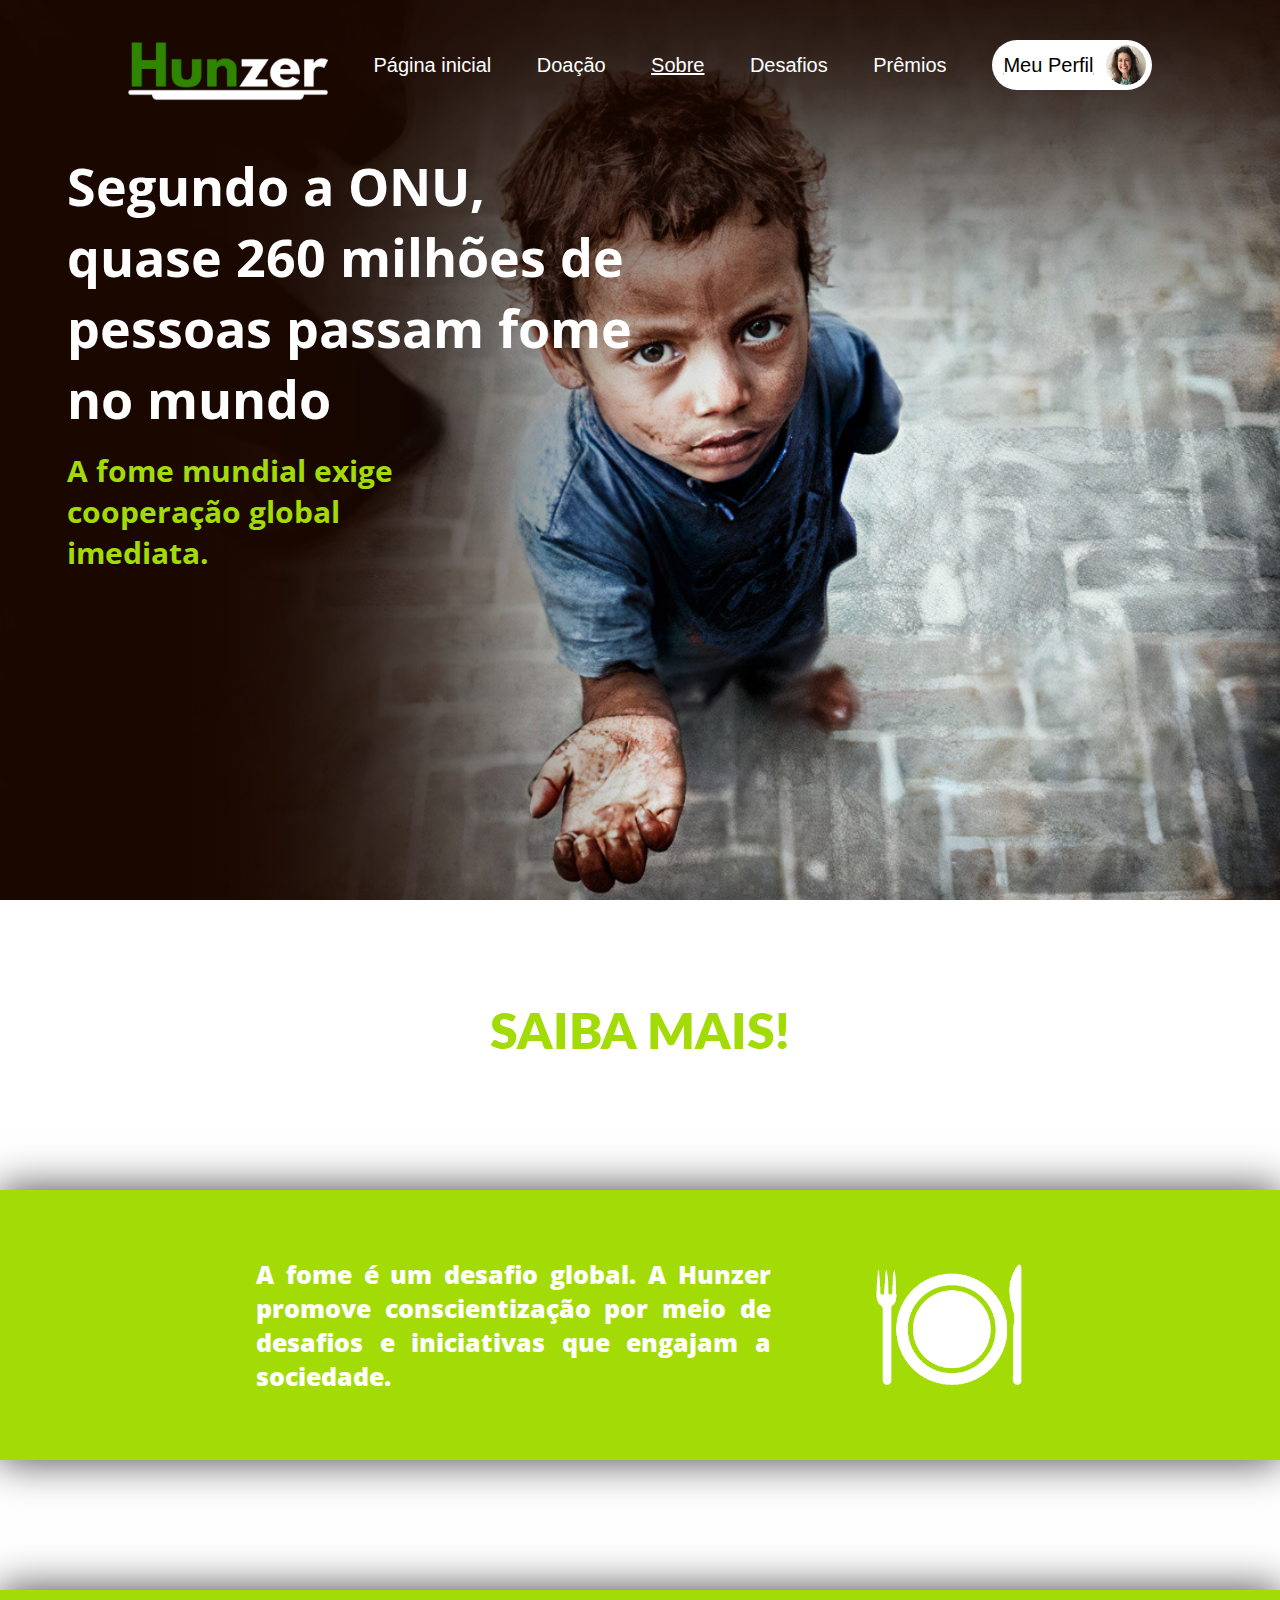
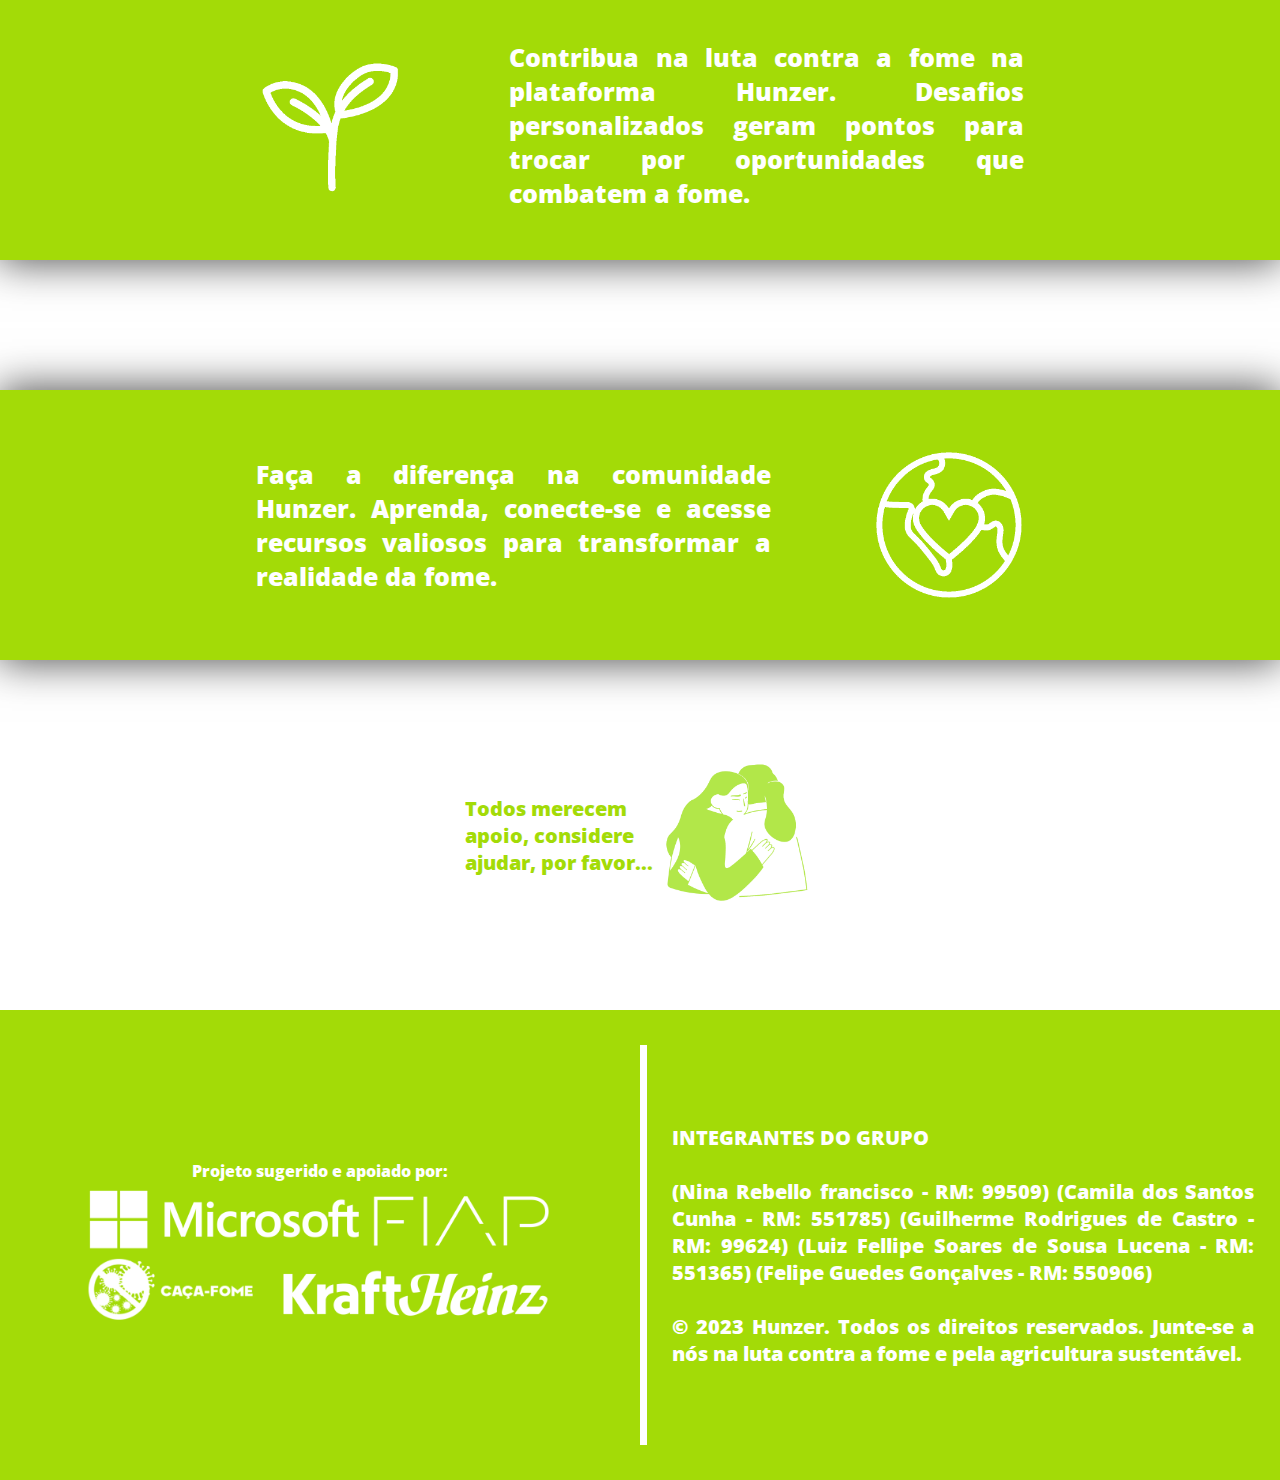
<file: html/sobre.html>
<!DOCTYPE html>
<html lang="pt-br">

<head>
    <meta charset="UTF-8">
    <meta http-equiv="X-UA-Compatible" content="IE=edge">
    <meta name="viewport" content="width=device-width, initial-scale=1.0">
    <title>Sobre</title>
    <style>
        @import url('https://fonts.googleapis.com/css2?family=Open+Sans:wght@300&display=swap');
        @import url('https://fonts.googleapis.com/css2?family=Secular+One&display=swap');
        @import url('https://fonts.googleapis.com/css2?family=Lato:wght@900&display=swap');
    </style>
    <link rel="stylesheet" href="../css/stylesobre.css">
</head>

<body>
    <!-- CABEÇALHO -->
    <div class="banner1">
        <header>
            <a href="../index.html"><button class="button1"><img class="logo" src="../img/logo_hunzer.png" alt=""></button></a>
            <a href="../index.html"><button class="button1">Página inicial</button></a>
            <a href="../html/doacao.html"><button class="button2">Doação</button></a>
            <a href="../html/sobre.html"><button class="button3" >Sobre</button></a> 
            <a href="../html/desafios.html"><button class="button4">Desafios</button></a> 
            <a href="../html/premios.html"><button class="button5">Prêmios</button></a> 
            <a href="../html/perfil.html"><button class="button6">Meu Perfil<img class="signsymbol" src="../img/pessoas/mulherperfil.jpg" alt=""></button></a>    
        </header>

        <!-- TITULO -->

        <h1 class="titulobanner">Segundo a ONU, quase 260 milhões de pessoas passam fome no mundo</h1>
        <h2 class="subtitulobanner">A fome mundial exige cooperação global imediata.</h2>
    </div>

    <!-- SAIBA MAIS -->

    <div class="saibamais">
        <div class="textoverde1">
            <p class="titulocartaobranco1">SAIBA MAIS!</p>

        </div>
        <div class="faixaverde">
            <div class="texto">
                <p class="pcartaoverde1">A fome é um desafio global. A Hunzer promove conscientização por meio de desafios e iniciativas que engajam a sociedade.
                </p>
            </div>
            <img class="simbolobranco" src="../img/simbolos/prato.png" alt="prato">
        </div>

        <div class="faixaverde">
            <img class="simbolobranco" src="../img/simbolos/platinha.png" alt="prato">
            <div class="texto">
                <p class="pcartaoverde1">Contribua na luta contra a fome na plataforma Hunzer. Desafios personalizados geram pontos para trocar por oportunidades que combatem a fome.
                </p>
            </div>
        </div>

        <div class="faixaverde">
            <div class="texto">
                <p class="pcartaoverde1">Faça a diferença na comunidade Hunzer. Aprenda, conecte-se e acesse recursos valiosos para transformar a realidade da fome.
                </p>
            </div>
            <img class="simbolobranco" src="../img/simbolos/coracaomundo.png" alt="prato">
        </div>

        <div class="msgbonita">
            <p class="texto texto1">Todos merecem apoio, considere ajudar, por favor...</p>
            <img class="simbolobranco" src="../img/simbolos/abraco.png" alt="">
        </div>
    </div>



    <!-- FOOTER -->
    <footer>
        <div class="empresas">
            <p class="textofooter">Projeto sugerido e apoiado por:</p>
            <img class="imgempresas" src="../img/simbolos/todasempresas.png" alt="logos empresas">
        </div>
        <div class="divisão"></div>
        <div class="textofooterr">
            <p>INTEGRANTES DO GRUPO</p>
            <br>
            <p>(Nina Rebello francisco - RM: 99509)
                (Camila dos Santos Cunha - RM: 551785)
                (Guilherme Rodrigues de Castro - RM: 99624)
                (Luiz Fellipe Soares de Sousa Lucena - RM: 551365)
                (Felipe Guedes Gonçalves - RM: 550906)</p>
            <br>
            <p>© 2023 Hunzer. Todos os direitos reservados. Junte-se a nós na luta contra a fome e pela agricultura
                sustentável.</p>
        </div>
    </footer>

</body>

</html>
</file>
<file: css/styleindex.css>
*{
    margin: 0;
    padding: 0;
    box-sizing: border-box;
}
/* CABEÇALHO */
.logo{
    width: 200px;
}

header{
    position: absolute;
    display: flex;
    justify-content: space-between;
    width: 80%;
    margin-top: 40px;
    margin-left: 10%;
    margin-right: 10%;

}

button{
    background-color: transparent;
    font-size: 20px;
    height: 50px;
    width: fit-content;
    border: none;
    color: #fff;
}

.button1{
    text-decoration: underline;
}

.button6{
    font-size: 20px;
    background-color: #fff;
    border-radius: 50px;
    height: 50px;
    width: 160px;
    padding-left: 6px;
    border: none;
    color: black;
    display: flex;
    align-items: center;
    justify-content: center;
    flex-direction: row;
    transition: 0.2s ease;
    text-decoration: underline #fff;
}

.button6:hover{
    font-size: 20px;
    background-color: #a3db07;
    border-radius: 50px;
    height: 50px;
    width: 160px;
    padding-left: 6px;
    border: solid 5px #fff;
    color: #fff;
    display: flex;
    align-items: center;
    justify-content: center;
    flex-direction: row;
    text-decoration: underline #a3db07;
    cursor: pointer;
}

.signsymbol{
    height: 40px;
    width: 40px;
    position: relative;
    margin-left: 13px;
    border-radius: 20px;
}

button:hover{
    text-decoration: underline;
    cursor: pointer;
}

/* TITULO */

.banner1{
    background-image: url(../img/banners/mãos_dadas.jpg);
    min-width: 1200px;
    max-width: 100%;
    min-height: 900px;
    max-height: 900px;
    text-align: center;
    background-size: 100%;
    background-repeat: no-repeat;
    box-shadow: inset 0px -200px 250px 300px rgb(26, 8, 0);
    background-position: center;
    position: relative;
    display: flex;
    justify-content: center;
    align-items: top;
    top: 0;
}

.titulobanner{
    color: #fff;
    font-family: 'Open Sans', sans-serif;
    position: absolute;
    top: 300px;
    font-size: 60px;
}

.subtitulobanner{
    color: #a3db07;
    font-family: 'Open Sans', sans-serif;
    position: absolute;
    top: 390px;
    font-size: 30px;
}

/* CARTÃO BILL GATES */

.citacaobill{
    top: 300px;
    padding: 100px;
    display: flex;
    flex-direction: row;
    justify-content: center;
    align-items: center;
    position: relative;
    margin-left: 15%;
    margin-right: 15%;

}

.fotobillgates{
    height: 200px;
    width: 200px;
    border: solid 4px #fff;
    border-radius: 122px;
}

.frasebill{
    color: #fff;
    font-family: 'Open Sans', sans-serif;
    font-weight: 800;
    font-size: 25px;
    text-align: justify;
}

.aspas{
    color:#a3db07;
    font-family: 'Secular One', sans-serif;
    font-size: 100px;
    top: -70px;
    position: relative;
}

.nomebill{
    display: flex;
    flex-direction: row-reverse;
    font-weight: 900;
    font-family: 'Lato', sans-serif;
    position: relative;
    top: 20px;

}

/* CARTÃO VERDE */

.cartaoverde1{
    background-color: #a3db07;
    height: 600px;
    display: flex;
    flex-direction: row;
    padding-left: 150px;
    padding-right: 150px;
    align-items: center;
    justify-content: center;

}

.texto{
    position: relative;
    display: flex;
    flex-direction: column;
    font-family: 'Lato', sans-serif;
    width: 700px;
    text-align: justify;
}

.titulocartaoverde1{
    color: #fff;
    font-size: 49.4px;
}

.pcartaoverde1{
    font-size: 26px;
    font-family: 'Open Sans', sans-serif;
    font-weight: 800;
    color: #fff;

}

.mulher{
    width: 440px;
    height: 600px;
}

/* CARTAO BRANCO */

.cartaobranco1{
    height: 600px;
    display: flex;
    justify-content: center;
    align-items: center;
    flex-direction: column;

}

.tresitens{
    display: flex;
    flex-direction: row;
    justify-content: space-between;
    width: 700px;
}

.simboloo{
    position: relative;
    display: flex;
    flex-direction: column;
    justify-content: center;
    align-items: center;
}

.simboloverde{
    display: flex;
    align-items: center;
    justify-content: center;
    width: 100px;
}

.msgverde{
    font-size: 20px;
    font-family: 'Open Sans', sans-serif;
    font-weight: 800;
    width: 134px;
    text-align: center;
    color: #a3db07;
}

.titulocartaobranco1{
    font-size: 50px;
    color: #a3db07;
    font-family: 'Lato', sans-serif;
    font-weight: 800;
    text-transform: uppercase;
}

.pcartaobranco1{
    font-size: 26px;
    color: #a3db07;
    font-family: 'Open Sans', sans-serif;
    font-weight: 800;
    text-align: center;
}

.textoverde1{
    top: 100px;
    position: relative;
    display: flex;
    flex-direction: column;
    justify-content: center;
    align-items: center;
    width: 600px;
}

/* FOOTER */

footer{
    margin-top: 100px;
    height: 470px;
    background-color: #a3db07;
    width: 100%;
    display: flex;
    flex-direction: row;
    align-items: center;
    justify-content: center;
    
}

.empresas{
    display: flex;
    flex-direction: column;
    width: 47%;
    padding: 5%;
    margin: 1.5%;
}

.divisão{
    position: relative;
    height: 400px;
    background-color: #fff;
    width: 7px;
}

.textofooter{
    position: relative;
    color: #fff;
    display: flex;
    text-align: justify;
    justify-content: center;
    font-family: 'Open Sans', sans-serif;
    font-weight: 800;
}

.textofooterr{
    width: 47%;
    margin: 2%;
    position: relative;
    color: #fff;
    display: flex;
    text-align: justify;
    justify-content: center;
    font-family: 'Open Sans', sans-serif;
    font-weight: 800;
    flex-direction: column;
    font-size: 20px;
}
</file>
<file: css/styledesafios.css>
*{
    margin: 0;
    padding: 0;
    box-sizing: border-box;
}
/* CABEÇALHO */
.logo{
    width: 200px;
}

header{
    position: absolute;
    display: flex;
    justify-content: space-between;
    width: 80%;
    margin-top: 40px;
    margin-left: 10%;
    margin-right: 10%;

}

button{
    background-color: transparent;
    font-size: 20px;
    height: 50px;
    width: fit-content;
    border: none;
    color: #fff;
}

.button4{
    text-decoration: underline;
}

.button6{
    font-size: 20px;
    background-color: #fff;
    border-radius: 50px;
    height: 50px;
    width: 160px;
    padding-left: 6px;
    border: none;
    color: black;
    display: flex;
    align-items: center;
    justify-content: center;
    flex-direction: row;
    transition: 0.2s ease;
    text-decoration: underline #fff;
}

.button6:hover{
    font-size: 20px;
    background-color: #a3db07;
    border-radius: 50px;
    height: 50px;
    width: 160px;
    padding-left: 6px;
    border: solid 5px #fff;
    color: #fff;
    display: flex;
    align-items: center;
    justify-content: center;
    flex-direction: row;
    text-decoration: underline #a3db07;
    cursor: pointer;
}

.signsymbol{
    height: 40px;
    width: 40px;
    position: relative;
    margin-left: 13px;
    border-radius: 20px;
}

button:hover{
    text-decoration: underline;
    cursor: pointer;
}

/* TITULO */

.banner1{
    background-image: url(../img/banners/plantinha.jpg);
    min-width: 1200px;
    max-width: 100%;
    height: 700px;
    text-align: center;
    background-size: 110% ;
    background-repeat: no-repeat;
    background-position-x: -100px;
    background-position-y: -160px;
    box-shadow: inset 500px 200px 250px -10px rgb(26, 8, 0);
    position: relative;
    display: flex;
    justify-content: center;
    align-items: top;
    top: 0;
}

.titulobanner{
    color: #fff;
    font-family: 'Open Sans', sans-serif;
    position: absolute;
    left: 67px;
    top: 150px;
    font-size: 52px;
    width: 600px;
    text-align: left;
}

.subtitulobanner{
    color: #a3db07;
    font-family: 'Open Sans', sans-serif;
    position: absolute;
    top: 400px;
    font-size: 30px;
    width: 500px;
    text-align: left;
    left: 67px;
}

.verde{
    color: #a3db07;
    
}

/* TUDO */

#all{
    display: flex;
    flex-direction: column;
    justify-content: center;
    align-items: center;
    font-family: 'Open Sans', sans-serif;
}

/* FAIXA */

.faixaverde{
    background-color: #a3db07;
    height: 800px;
    width: 100%;
    display: flex;
    align-items: center;
    justify-content: center;
    color: #fff;
    font-weight: 700;
    font-family: 'Lato', sans-serif;
    font-size: 30px;
    flex-direction: column;
    position: relative;
}

.titulod{
    position: relative;
    font-size: 50px;
}


.desafio{
    background-color: #fff;
    width: 80%;
    height: 270px;
    color: #a3db07;
    font-size: 20px;
    position: relative;
    display: flex;
    flex-direction: row;
    justify-content: center;
    align-items: center;
    border-radius: 70px;
    margin: 35px;
    box-shadow: 0px 0px 15px 1px #00000059;
}

.imgdesafio{
    width: 30%;
    height: 200px;
    object-fit: cover;
    margin: 25px;
    margin-left: 40px;
    border-radius: 50px;
    
}

.informacoes{
    width: 70%;
    height: 300px;
    margin-top: 100px;
    margin-left: 25px;
    margin-right: 50px;
    text-align: justify;
}

.infoverde{
    display: flex;
    align-items: center;
    justify-content: space-between;
    font-size: 30px;
    margin-top: 10px;
    margin-left: -10px;
}

.desc{
    color: #8d8d8d;
    font-size: 20px;
    margin-top: 10px;
}

.preco{
    padding: 10px;
}

.progresso{
    padding: 10px;
    display: flex;
    flex-direction: column;
    align-items: center;
    justify-content: center;
}

.textocinza{
    color: #c5c5c5;
    font-size: 17px;
    margin: 3px;
}

.moeda{
    height: 30px;
    width: 30px;
    margin-left: 10px;
    margin-bottom: -5px;
}

.vermais{
    height: 60px;
    width: 35%;
    background-color: #a3db07;
    border-radius: 50px;
    margin-top: 15px;
    box-shadow: 0px 0px 15px 1px #00000059;
    font-family: 'Lato', sans-serif;
    transition: 0.2s ease;
}

.vermais:hover{
    cursor: pointer;
    border: solid 4px #a3db07;
    background-color: #fff;
    color: #a3db07;
    text-decoration: none;
}

.faixabranca{
    background-color: #fff;
    height: 500px;
    width: 100%;
    display: flex;
    align-items: center;
    justify-content: center;
    color: #a3db07;
    font-weight: 700;
    font-family: 'Lato', sans-serif;
    font-size: 30px;
    flex-direction: column;
    position: relative;
    box-shadow: 0px 0px 15px 1px #00000059;

}

.f2{
    z-index: 2;
    height: 300px;
    background-color: #fff;
    box-shadow: 0px -20px 20px 1px #00000041;
}

.simbolobranco{
    width: 150px;
    height: 150px;
}

.texto{
    position: relative;
    display: flex;
    flex-direction: column;
    font-family: 'Lato', sans-serif;
    width: 67%;
    text-align: justify;
    font-size: 35px;
    font-family: 'Lato', sans-serif;
    font-weight: 800;
    color: #fff;
}

.texto1{
    color: #a3db07;
    width: 600px;
    font-size: 27px;
    text-align: center;
    margin-bottom: 20px;
}

.msgbonita{
    display: flex;
    flex-direction: column;
    align-items: center;
    justify-content: center;
}



/* FOOTER */

footer{
    height: 470px;
    background-color: #a3db07;
    width: 100%;
    display: flex;
    flex-direction: row;
    align-items: center;
    justify-content: center;
    
}

.empresas{
    display: flex;
    flex-direction: column;
    width: 47%;
    padding: 5%;
    margin: 1.5%;
}

.divisão{
    position: relative;
    height: 400px;
    background-color: #fff;
    width: 7px;
}

.textofooter{
    position: relative;
    color: #fff;
    display: flex;
    text-align: justify;
    justify-content: center;
    font-family: 'Open Sans', sans-serif;
    font-weight: 800;
}

.textofooterr{
    width: 47%;
    margin: 2%;
    position: relative;
    color: #fff;
    display: flex;
    text-align: justify;
    justify-content: center;
    font-family: 'Open Sans', sans-serif;
    font-weight: 800;
    flex-direction: column;
    font-size: 20px;
}
</file>
<file: css/styledoacao.css>
*{
    margin: 0;
    padding: 0;
    box-sizing: border-box;
    outline: none;
}

/* CABEÇALHO */
.logo{
    width: 200px;
}

header{
    position: absolute;
    display: flex;
    justify-content: space-between;
    width: 80%;
    margin-top: 40px;
    margin-left: 10%;
    margin-right: 10%;

}

button{
    background-color: transparent;
    font-size: 20px;
    height: 50px;
    width: fit-content;
    border: none;
    color: #fff;
}

.button2{
    text-decoration: underline;
}

.button6{
    font-size: 20px;
    background-color: #fff;
    border-radius: 50px;
    height: 50px;
    width: 160px;
    padding-left: 6px;
    border: none;
    color: black;
    display: flex;
    align-items: center;
    justify-content: center;
    flex-direction: row;
    transition: 0.2s ease;
    text-decoration: underline #fff;
}

.button6:hover{
    font-size: 20px;
    background-color: #a3db07;
    border-radius: 50px;
    height: 50px;
    width: 160px;
    padding-left: 6px;
    border: solid 5px #fff;
    color: #fff;
    display: flex;
    align-items: center;
    justify-content: center;
    flex-direction: row;
    text-decoration: underline #a3db07;
    cursor: pointer;
}

.signsymbol{
    height: 40px;
    width: 40px;
    position: relative;
    margin-left: 13px;
    border-radius: 20px;
}

button:hover{
    text-decoration: underline;
    cursor: pointer;
}

/* TITULO */

.banner1{
    background-image: url(../img/banners/sorriso.jpg);
    min-width: 1200px;
    max-width: 100%;
    height: 800px;
    text-align: center;
    background-position-x: -600px;
    background-position-y: -300px;
    background-size: 200% ;
    background-repeat: no-repeat;
    box-shadow: inset 500px 200px 250px -10px rgb(26, 8, 0);
    position: relative;
    display: flex;
    justify-content: center;
    align-items: top;
    top: 0;
}

.titulobanner{
    color: #fff;
    font-family: 'Open Sans', sans-serif;
    position: absolute;
    left: 67px;
    top: 150px;
    font-size: 60px;
    width: 510px;
    display: flex;
    justify-content: center;
    text-align: left;
}

.subtitulobanner{
    color: #a3db07;
    font-family: 'Open Sans', sans-serif;
    position: absolute;
    top: 430px;
    font-size: 30px;
    width: 400px;
    text-align: left;
    left: 67px;
}

/* CARTÃO VERDE */

.cartaoverde1{
    background-color: #a3db07;
    height: 600px;
    display: flex;
    flex-direction: row-reverse;
    padding-left: 150px;
    padding-right: 150px;
    align-items: center;
    justify-content: center;

}

.texto{
    position: relative;
    display: flex;
    flex-direction: column;
    font-family: 'Lato', sans-serif;
    width: 800px;
    text-align: right;
}

.titulocartaoverde1{
    color: #fff;
    font-size: 49.4px;
    font-family: 'Lato', sans-serif;
}

.pcartaoverde1{
    font-size: 26px;
    font-family: 'Open Sans', sans-serif;
    font-weight: 800;
    color: #fff;

}

.homem{
    width: 430px;
    height: 600px;
}

/* FORMULARIO DOACAO */

.msgt{
    position: relative;
    font-family: 'Lato', sans-serif;
    color: #a3db07;
    font-size: 35px;
    top: 200px;
    
}

form{
    margin-top: -90px;
    margin-bottom: 550px;
    position: relative;
    display: flex;
    flex-direction: column;
    justify-content: center;
    align-items: center;
    font-family: 'Open Sans', sans-serif;
}

.bloco{
    width: 100%;
    top: 300px;
    position: relative;
    display: flex;
    flex-direction: column;
    align-items: center;
    text-align: left;
    justify-content: left;
}

.descricao{
    margin-bottom: -15px;
    width: 60%;
    display: flex;
    align-items: center;
    justify-content: left;
    font-size: 20px;
}

.campo{
    font-size: 18px;
    height: 80px;
    width: 60%;
    border: solid 4px #a3db07;
    border-radius: 50px;
    margin: 30px;
    display: flex;
    flex-direction: row;
    align-items: center;
    justify-content: left;
    padding-left: 20px;
    padding-right: 20px;
    box-shadow: 0px 0px 15px 1px #00000059;

}

.campo{
    border: solid 4px #a3db07;
}

.paga{
    margin-left: -60px;
    display: flex;
    flex-direction: row;
    align-items: center;
    justify-content: left;
    width: 60%;
}

.pag{
    width: 100%;
}

.bandeiras{
    height: 80px;
    width: 350px;
}

.campo-dinheiro{
    position: relative;
    margin: 30px;
    height: 160px;
    width: 60%;
    background-color: #a3db07;
    box-shadow: inset 30px 50px 60px 4px #daffaf, inset -30px -50px 60px 4px #36c729, 0px 0px 15px 1px #00000059;
    border: none;
    border-radius: 50px;
    padding: 40px;
    color: #fff;
    font-family: 'Lato', sans-serif;
    font-size: 90px;
    z-index: 0;
    display: flex;
    flex-direction: row;
    align-items: center;
}

.valor{
    z-index: 1;
    background-color: transparent;
    border: none;
    color: #ffffff;
    font-family: 'Lato', sans-serif;
    font-size: 90px;
    width: 500px;

}

.confirmar{
    top: 330px;
    position: relative;
    height: 60px;
    width: 60%;
    display: flex;
    flex-direction: row;
    align-items: center;
    justify-content: space-between;
}

.confirmard{
    background-color: #a3db07;
    color: #fff;
    width: 30%;
    border-radius: 50px;
    font-weight: 700;
    box-shadow: 0px 0px 15px 1px #00000059;
    transition: 0.2s ease;
    height: 60px;
}

.confirmard:hover{
    background-color: #fff;
    color: #a3db07;
    border: solid 4px #a3db07;
    width: 30%;
    border-radius: 50px;
    font-weight: 700;
    box-shadow: 0px 0px 15px 1px #00000059;
    text-decoration: none;
}

.ctz{
    color: #a3db07;
    font-weight: 700;
    width: 65%;
}

.asterisco{
    color: #a3db07;
    font-weight: 700;
}

.campo-dinheiro input::placeholder {
    color: rgb(255, 255, 255);
}

/* FOOTER */

footer{
    margin-top: 100px;
    height: 470px;
    background-color: #a3db07;
    width: 100%;
    display: flex;
    flex-direction: row;
    align-items: center;
    justify-content: center;
    
}

.empresas{
    display: flex;
    flex-direction: column;
    width: 47%;
    padding: 5%;
    margin: 1.5%;
}

.divisão{
    position: relative;
    height: 400px;
    background-color: #fff;
    width: 7px;
}

.textofooter{
    position: relative;
    color: #fff;
    display: flex;
    text-align: justify;
    justify-content: center;
    font-family: 'Open Sans', sans-serif;
    font-weight: 800;
}

.textofooterr{
    width: 47%;
    margin: 2%;
    position: relative;
    color: #fff;
    display: flex;
    text-align: justify;
    justify-content: center;
    font-family: 'Open Sans', sans-serif;
    font-weight: 800;
    flex-direction: column;
    font-size: 20px;
}
</file>
<file: css/styleperfil.css>
*{
    margin: 0;
    padding: 0;
    box-sizing: border-box;
}
/* CABEÇALHO */
.logo{
    width: 200px;
}

header{
    position: absolute;
    display: flex;
    justify-content: space-between;
    width: 80%;
    margin-top: 40px;
    margin-left: 10%;
    margin-right: 10%;

}

button{
    background-color: transparent;
    font-size: 20px;
    height: 50px;
    width: fit-content;
    border: none;
    color: #fff;
}

.button6{
    font-size: 20px;
    background-color: #fff;
    border-radius: 50px;
    height: 50px;
    width: 160px;
    padding-left: 6px;
    border: none;
    color: #a3db07;
    display: flex;
    align-items: center;
    justify-content: center;
    flex-direction: row;
    transition: 0.2s ease;
}

.button6:hover{
    font-size: 20px;
    background-color: #a3db07;
    border-radius: 50px;
    height: 50px;
    width: 160px;
    padding-left: 6px;
    border: solid 5px #fff;
    color: #fff;
    display: flex;
    align-items: center;
    justify-content: center;
    flex-direction: row;
    text-decoration: none;
    cursor: pointer;
}

.signsymbol{
    height: 40px;
    width: 40px;
    position: relative;
    margin-left: 13px;
    border-radius: 20px;
}

button:hover{
    text-decoration: underline;
    cursor: pointer;
}

.banner1{
    background-color: #a3db07;
    min-width: 1200px;
    max-width: 100%;
    height: 140px;
}

/* TUDO */

.all{
    display: flex;
    flex-direction: column;
    justify-content: center;
    align-items: center;
    font-family: 'Open Sans', sans-serif;
}

/* FOTO E EDIT */

.fotoperfil{
    top: 150px;
    position: relative;
    width: 300px;
    height: 300px;
    border-radius: 500px;
    box-shadow: 0px 0px 15px 1px #00000059;
}

.nome{
    top: 176px;
    position: relative;
    font-size: 46px;
}

.botaoedit{
    position: relative;
    top: 220px;
    display: flex;
    flex-direction: row;
    width: 460px;
    justify-content: space-between;
}

.botao{
    height: 67px;
    background-color: #a3db07;
    border-radius: 200px;
    width: fit-content;
    display: flex;
    justify-content: center;
    align-items: center;
    padding: 20px;
    box-shadow: 0px 0px 15px 1px #00000059;
    transition: 0.2s ease;
}

.botao:hover{
    background-color: #5a7a01;
    border: solid 4px #a3db07;
    color: #ffffff;
    text-decoration: none;
    padding: 16px;
}

#editar1{
    width: 25px;
    margin-left: 15px;
}

#editar2{
    width: 25px;
    margin-left: 15px;
}

/* CAMPOS */

.bloco{
    width: 100%;
    top: 300px;
    position: relative;
    display: flex;
    flex-direction: column;
    align-items: center;
    text-align: left;
    justify-content: left;
}

.descricao{
    margin-bottom: -15px;
    width: 60%;
    display: flex;
    align-items: center;
    justify-content: left;
    font-size: 20px;
}

.campo{
    font-size: 18px;
    height: 80px;
    width: 60%;
    border: solid 4px #a3db07;
    border-radius: 50px;
    margin: 30px;
    display: flex;
    flex-direction: row;
    align-items: center;
    justify-content: left;
    padding-left: 20px;
    box-shadow: 0px 0px 15px 1px #00000059;

}

/* FOOTER */

footer{
    position: relative;
    top: 500px;
    margin-top: 100px;
    height: 470px;
    background-color: #a3db07;
    width: 100%;
    display: flex;
    flex-direction: row;
    align-items: center;
    justify-content: center;
    
}

.empresas{
    display: flex;
    flex-direction: column;
    width: 47%;
    padding: 5%;
    margin: 1.5%;
}

.divisão{
    position: relative;
    height: 400px;
    background-color: #fff;
    width: 7px;
}

.textofooter{
    position: relative;
    color: #fff;
    display: flex;
    text-align: justify;
    justify-content: center;
    font-family: 'Open Sans', sans-serif;
    font-weight: 800;
}

.textofooterr{
    width: 47%;
    margin: 2%;
    position: relative;
    color: #fff;
    display: flex;
    text-align: justify;
    justify-content: center;
    font-family: 'Open Sans', sans-serif;
    font-weight: 800;
    flex-direction: column;
    font-size: 20px;
}
</file>
<file: css/stylepremios.css>
*{
    margin: 0;
    padding: 0;
    box-sizing: border-box;
}
/* CABEÇALHO */
.logo{
    width: 200px;
}

header{
    position: absolute;
    display: flex;
    justify-content: space-between;
    width: 80%;
    margin-top: 40px;
    margin-left: 10%;
    margin-right: 10%;

}

button{
    background-color: transparent;
    font-size: 20px;
    height: 50px;
    width: fit-content;
    border: none;
    color: #fff;
}

.button5{
    text-decoration: underline;
}

.button6{
    font-size: 20px;
    background-color: #fff;
    border-radius: 50px;
    height: 50px;
    width: 160px;
    padding-left: 6px;
    border: none;
    color: black;
    display: flex;
    align-items: center;
    justify-content: center;
    flex-direction: row;
    transition: 0.2s ease;
    text-decoration: underline #fff;
}

.button6:hover{
    font-size: 20px;
    background-color: #a3db07;
    border-radius: 50px;
    height: 50px;
    width: 160px;
    padding-left: 6px;
    border: solid 5px #fff;
    color: #fff;
    display: flex;
    align-items: center;
    justify-content: center;
    flex-direction: row;
    text-decoration: underline #a3db07;
    cursor: pointer;
}

.signsymbol{
    height: 40px;
    width: 40px;
    position: relative;
    margin-left: 13px;
    border-radius: 20px;
}

button:hover{
    text-decoration: underline;
    cursor: pointer;
}

/* TITULO */

.banner1{
    background-image: url(../img/banners/folhas_douradas.jpg);
    min-width: 1200px;
    max-width: 100%;
    height: 700px;
    text-align: center;
    background-size: 110% ;
    background-repeat: no-repeat;
    box-shadow: inset 500px 200px 250px -10px rgb(26, 8, 0);
    position: relative;
    display: flex;
    justify-content: center;
    align-items: top;
    top: 0;
}

.titulobanner{
    color: #fff;
    font-family: 'Open Sans', sans-serif;
    position: absolute;
    left: 67px;
    top: 150px;
    font-size: 52px;
    width: 580px;
    text-align: left;
}

.subtitulobanner{
    color: #a3db07;
    font-family: 'Open Sans', sans-serif;
    position: absolute;
    top: 400px;
    font-size: 30px;
    width: 400px;
    text-align: left;
    left: 67px;
}

.verde{
    color: #a3db07;
    
}

/* TUDO */

#all{
    display: flex;
    flex-direction: column;
    justify-content: center;
    align-items: center;
    font-family: 'Open Sans', sans-serif;
}

/* FAIXA */

.faixaverde{
    background-color: #a3db07;
    height: 100px;
    width: 100%;
    display: flex;
    align-items: center;
    justify-content: center;
    color: #fff;
    font-weight: 700;
    font-family: 'Lato', sans-serif;
    font-size: 30px;

}

.moeda{
    height: 40px;
    width: 40px;
    margin-left: 10px;
}

/* PRODUTOS */

#produtos{
    margin-top: 100px;
    width: 90%;
    display: flex;
    flex-direction: row;
    justify-content:space-around;
    align-items: center;
    flex-wrap: wrap;
    margin-left: 500px;
    margin-right: 500px;
}

.produto{
    height: 550px;
    width: 440px;
    margin: 50px;
    box-shadow: 0px 0px 15px 1px #00000059;
    display: flex;
    flex-direction: column;
    align-items: center;
    justify-content: center;
}

.imgproduto{
    height: 190px;
    margin-top: 60px;
    margin-bottom: 60px;
}

.imgproduto1{
    height: 300px;
    margin-top: 0px;
    margin-bottom: 15px;
}

.imgproduto2{
    height: 300px;
    margin-top: 0px;
    margin-bottom: 15px;
}

.imgproduto3{
    height: 300px;
    margin-top: 0px;
    margin-bottom: 15px;
}

.preco{
    font-family: 'Lato', sans-serif;
    color: #a3db07;
    display: flex;
    flex-direction: row;
    align-items: center;
    justify-content: center;
}

.sobreproduto{
    font-weight: 700;
    display: flex;
    flex-direction: row;
    align-items: center;
    justify-content: center;
    text-align: justify;
    margin-top: 20px;
}

.textin{
    padding: 40px;
    border-top: solid 1px gray;
}

/* FOOTER */

footer{
    margin-top: 100px;
    height: 470px;
    background-color: #a3db07;
    width: 100%;
    display: flex;
    flex-direction: row;
    align-items: center;
    justify-content: center;
    
}

.empresas{
    display: flex;
    flex-direction: column;
    width: 47%;
    padding: 5%;
    margin: 1.5%;
}

.divisão{
    position: relative;
    height: 400px;
    background-color: #fff;
    width: 7px;
}

.textofooter{
    position: relative;
    color: #fff;
    display: flex;
    text-align: justify;
    justify-content: center;
    font-family: 'Open Sans', sans-serif;
    font-weight: 800;
}

.textofooterr{
    width: 47%;
    margin: 2%;
    position: relative;
    color: #fff;
    display: flex;
    text-align: justify;
    justify-content: center;
    font-family: 'Open Sans', sans-serif;
    font-weight: 800;
    flex-direction: column;
    font-size: 20px;
}
</file>
<file: css/stylesobre.css>
*{
    margin: 0;
    padding: 0;
    box-sizing: border-box;
}
/* CABEÇALHO */
.logo{
    width: 200px;
}

header{
    position: absolute;
    display: flex;
    justify-content: space-between;
    width: 80%;
    margin-top: 40px;
    margin-left: 10%;
    margin-right: 10%;

}

button{
    background-color: transparent;
    font-size: 20px;
    height: 50px;
    width: fit-content;
    border: none;
    color: #fff;
}

.button3{
    text-decoration: underline;
}

.button6{
    font-size: 20px;
    background-color: #fff;
    border-radius: 50px;
    height: 50px;
    width: 160px;
    padding-left: 6px;
    border: none;
    color: black;
    display: flex;
    align-items: center;
    justify-content: center;
    flex-direction: row;
    transition: 0.2s ease;
    text-decoration: underline #fff;
}

.button6:hover{
    font-size: 20px;
    background-color: #a3db07;
    border-radius: 50px;
    height: 50px;
    width: 160px;
    padding-left: 6px;
    border: solid 5px #fff;
    color: #fff;
    display: flex;
    align-items: center;
    justify-content: center;
    flex-direction: row;
    text-decoration: underline #a3db07;
    cursor: pointer;
}

.signsymbol{
    height: 40px;
    width: 40px;
    position: relative;
    margin-left: 13px;
    border-radius: 20px;
}

button:hover{
    text-decoration: underline;
    cursor: pointer;
}

/* TITULO */

.banner1{
    background-image: url(../img/banners/hungry_boy.jpg);
    min-width: 1200px;
    max-width: 100%;
    min-height: 900px;
    max-height: 900px;
    text-align: center;
    background-position-x: -10px;
    background-position-y: -160px;
    background-size: 110% ;
    background-repeat: no-repeat;
    box-shadow: inset 500px 200px 250px -10px rgb(26, 8, 0);
    position: relative;
    display: flex;
    justify-content: center;
    align-items: top;
    top: 0;
}

.titulobanner{
    color: #fff;
    font-family: 'Open Sans', sans-serif;
    position: absolute;
    left: 67px;
    top: 150px;
    font-size: 52px;
    width: 570px;
    display: flex;
    justify-content: center;
    text-align: left;
}

.subtitulobanner{
    color: #a3db07;
    font-family: 'Open Sans', sans-serif;
    position: absolute;
    top: 450px;
    font-size: 30px;
    width: 400px;
    text-align: left;
    left: 67px;
}

/* SAIBA MAIS */

.saibamais{
    display: flex;
    flex-direction: column;
    justify-content: center;
    align-items: center;
}

.titulocartaobranco1{
    font-size: 50px;
    color: #a3db07;
    font-family: 'Lato', sans-serif;
    font-weight: 800;
    text-transform: uppercase;
    margin: 100px;
}

.faixaverde{
    display: flex;
    flex-direction: row;
    background-color: #a3db07;
    width: 100%;
    height: 270px;
    justify-content: space-between;
    align-items: center;
    padding-left: 20%;
    padding-right: 20%;
    margin-top: 30px;
    margin-bottom: 100px;
    box-shadow: 0px 0px 40px 2px #000000b2;
}

.simbolobranco{
    width: 150px;
    height: 150px;
}

.texto{
    position: relative;
    display: flex;
    flex-direction: column;
    font-family: 'Lato', sans-serif;
    width: 67%;
    text-align: justify;
    font-size: 25px;
    font-family: 'Open Sans', sans-serif;
    font-weight: 800;
    color: #fff;
}

.texto1{
    color: #a3db07;
    width: 200px;
    font-size: 20px;
    text-align: left;
}

.msgbonita{
    display: flex;
    flex-direction: row;
    align-items: center;
    justify-content: center;
}

/* FOOTER */

footer{
    margin-top: 100px;
    height: 470px;
    background-color: #a3db07;
    width: 100%;
    display: flex;
    flex-direction: row;
    align-items: center;
    justify-content: center;
    
}

.empresas{
    display: flex;
    flex-direction: column;
    width: 47%;
    padding: 5%;
    margin: 1.5%;
}

.divisão{
    position: relative;
    height: 400px;
    background-color: #fff;
    width: 7px;
}

.textofooter{
    position: relative;
    color: #fff;
    display: flex;
    text-align: justify;
    justify-content: center;
    font-family: 'Open Sans', sans-serif;
    font-weight: 800;
}

.textofooterr{
    width: 47%;
    margin: 2%;
    position: relative;
    color: #fff;
    display: flex;
    text-align: justify;
    justify-content: center;
    font-family: 'Open Sans', sans-serif;
    font-weight: 800;
    flex-direction: column;
    font-size: 20px;
}
</file>
